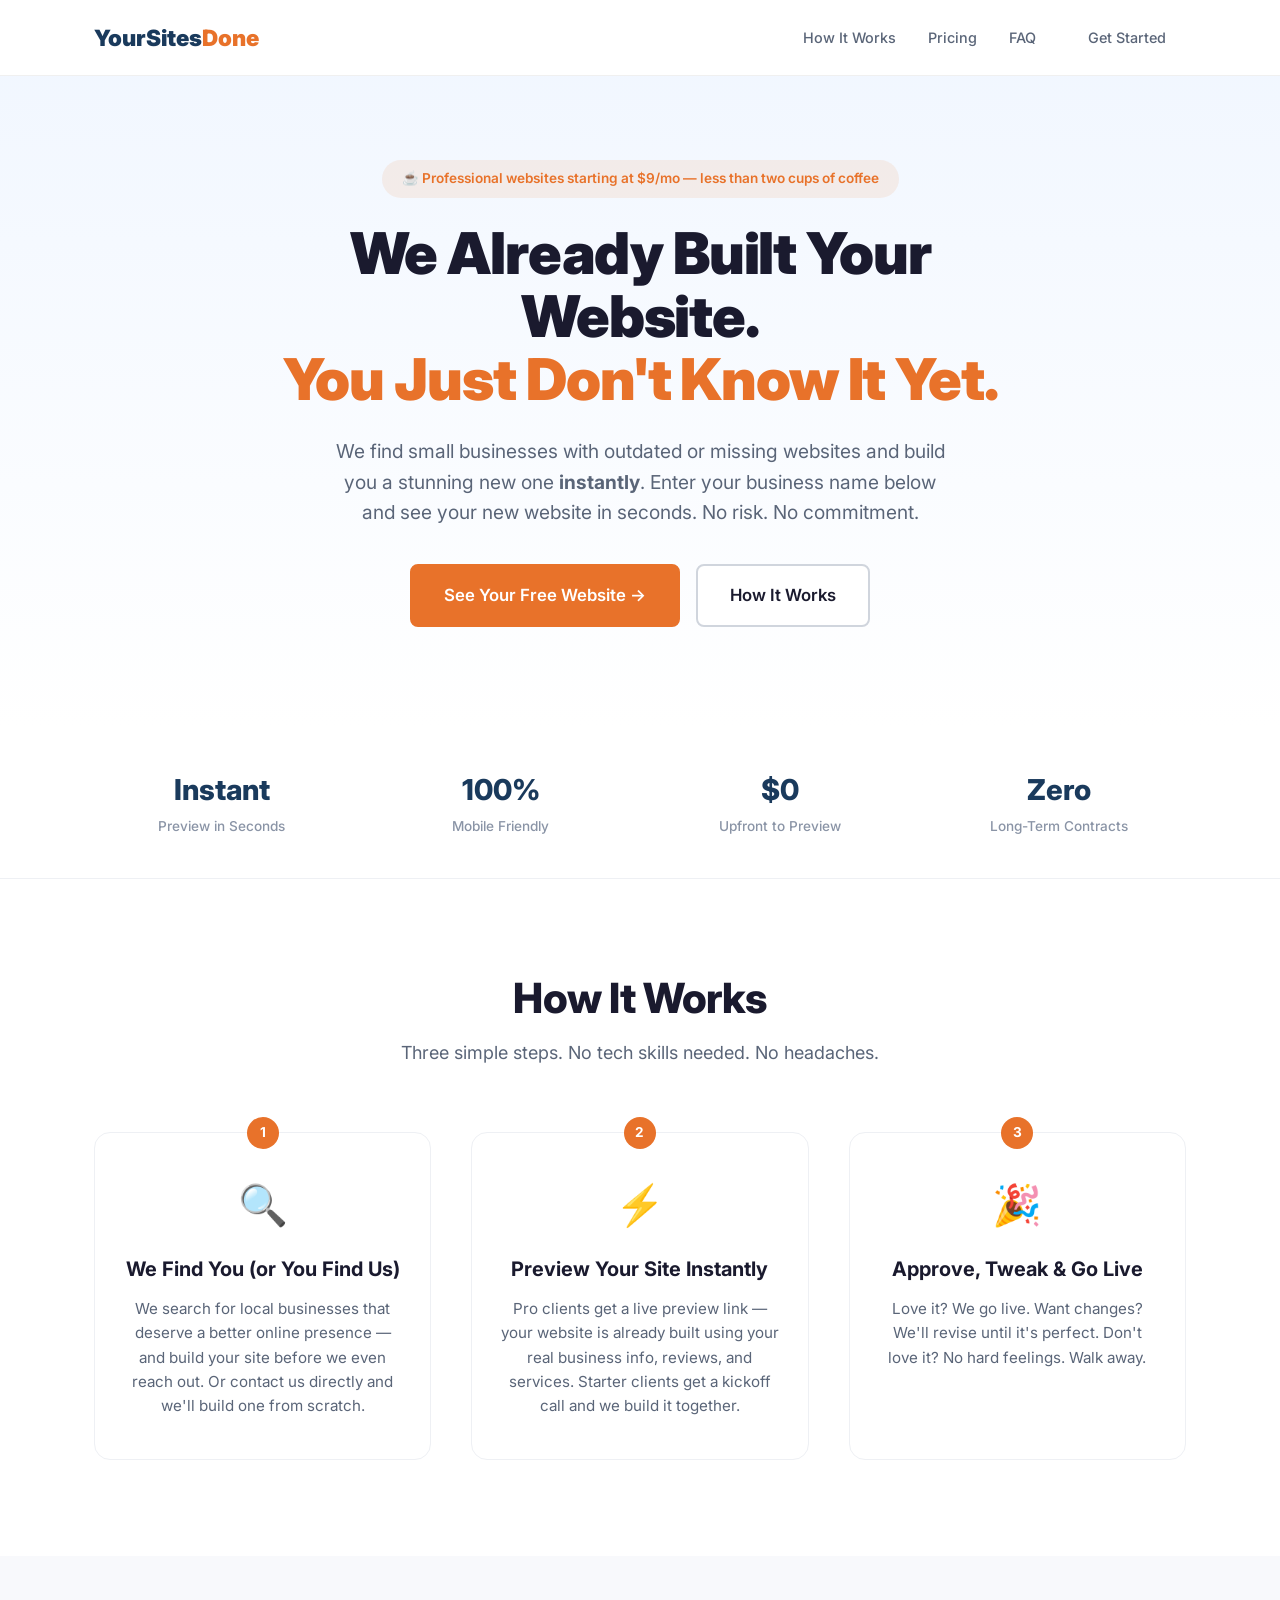
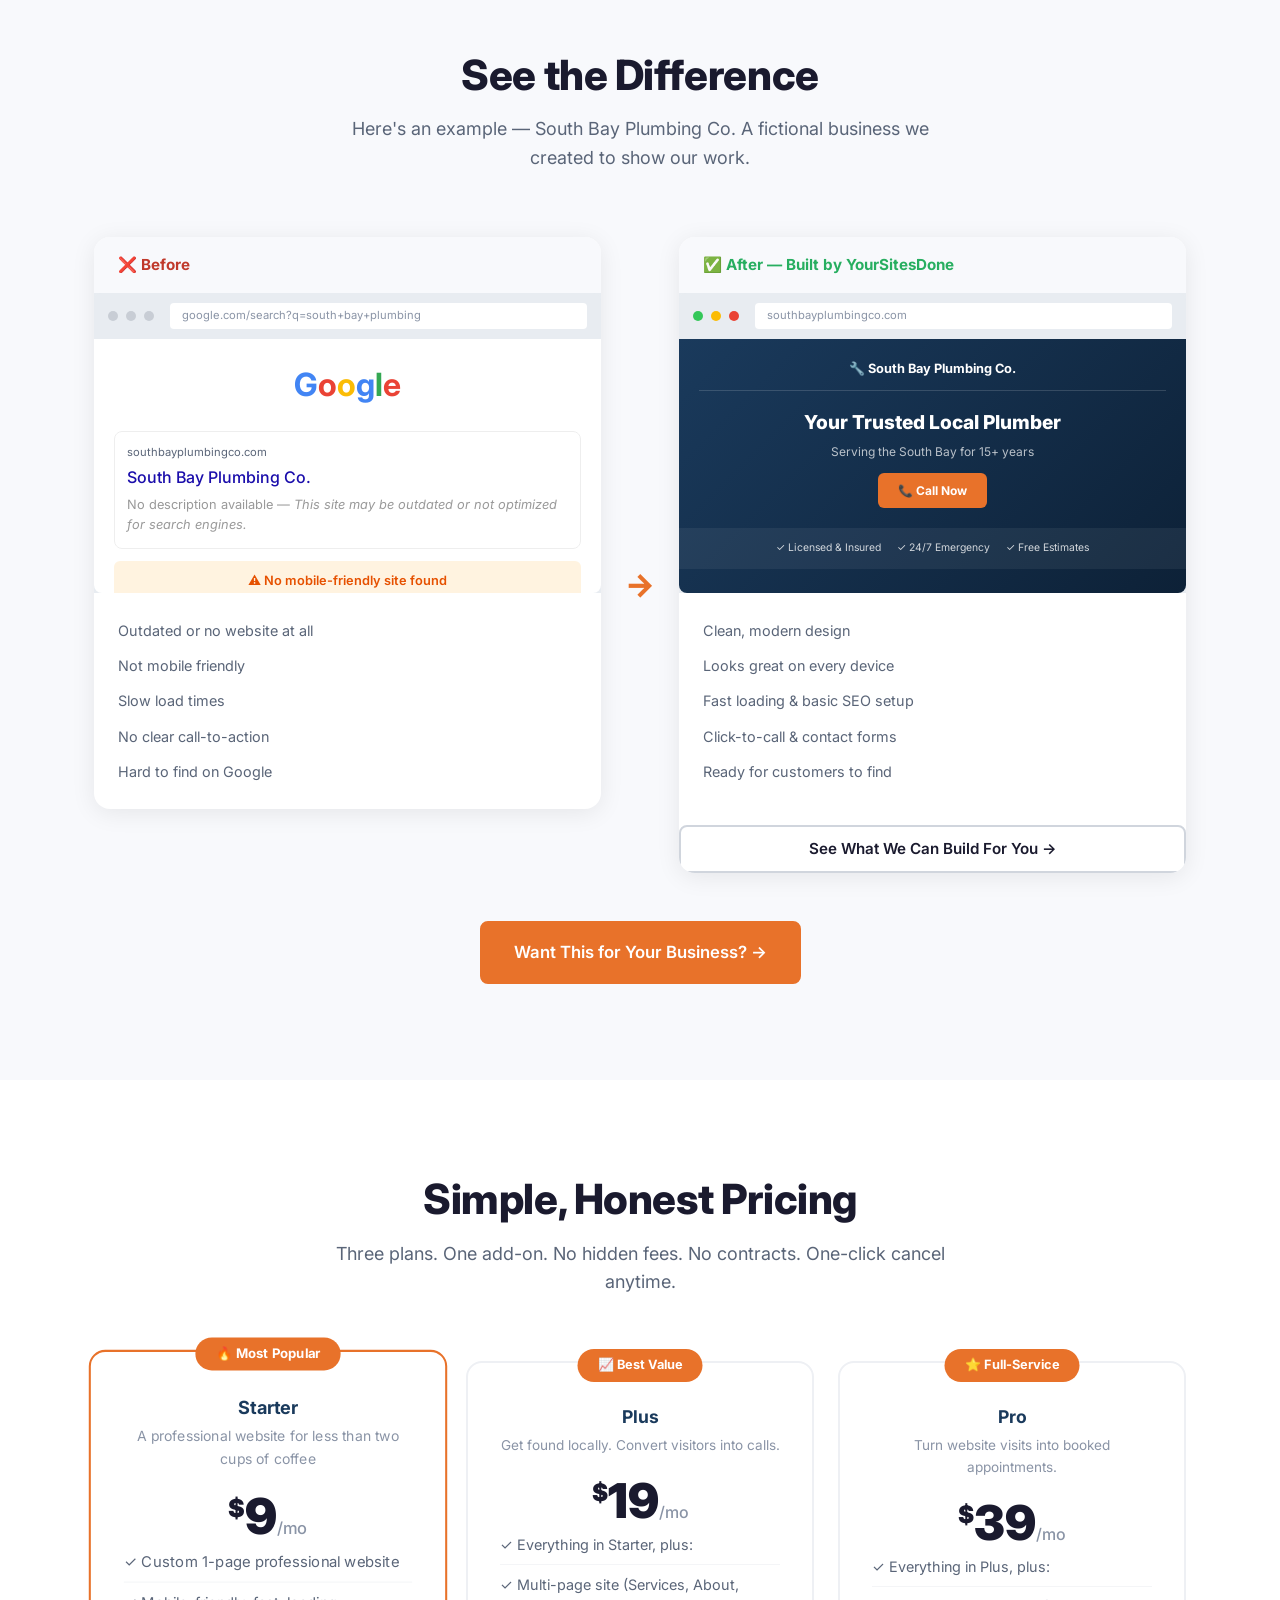
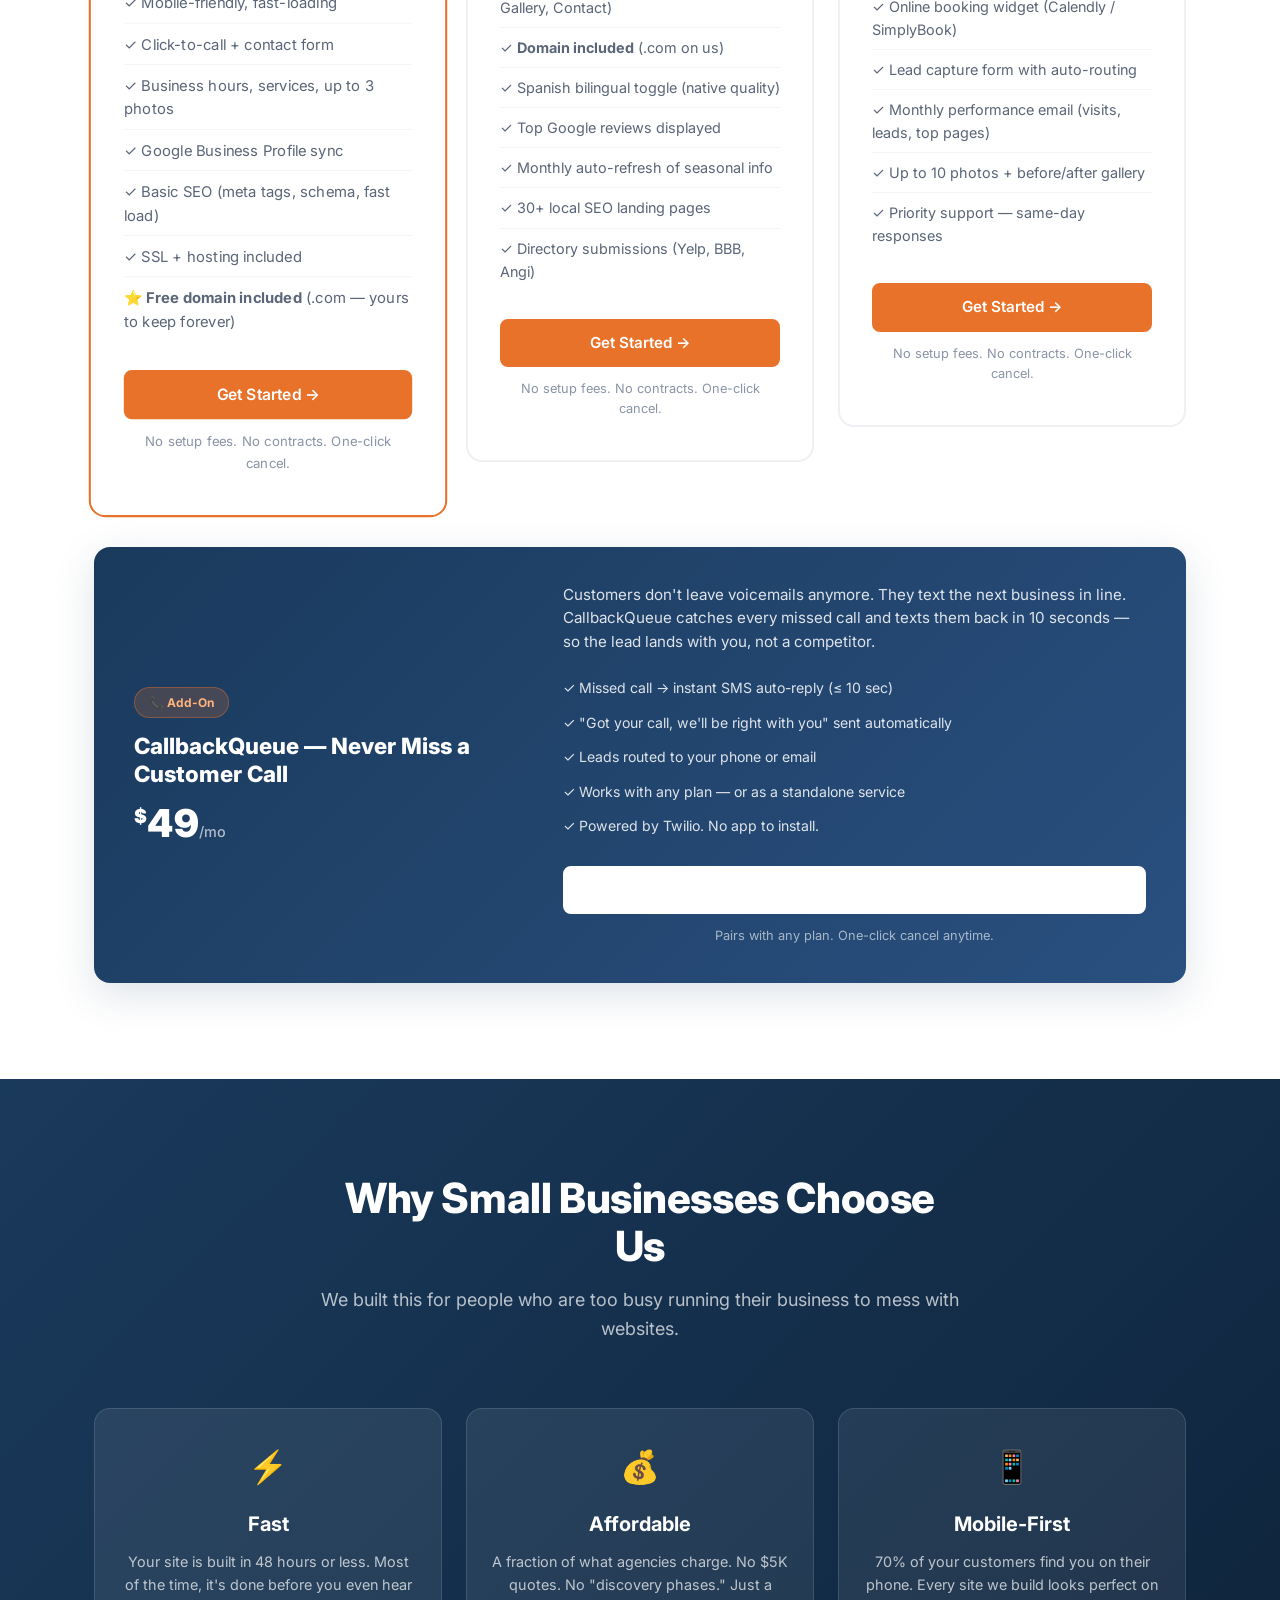
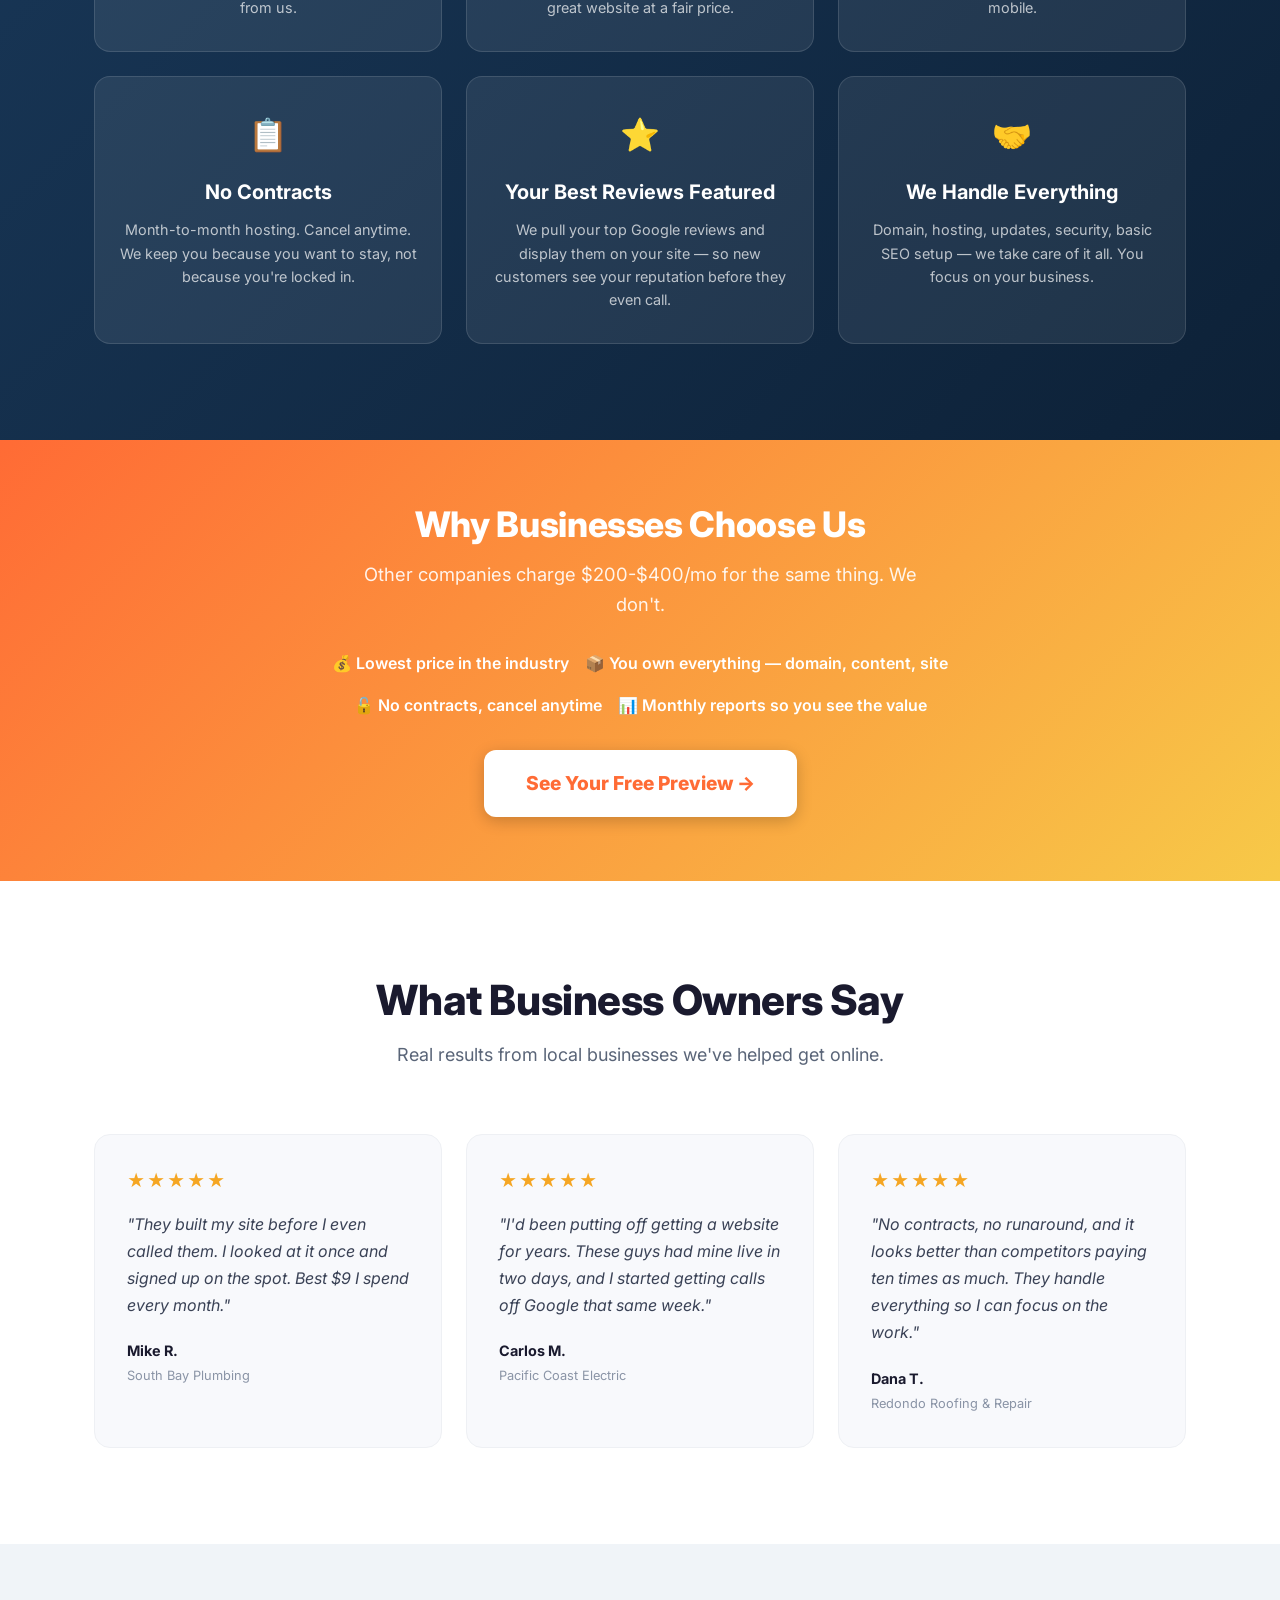
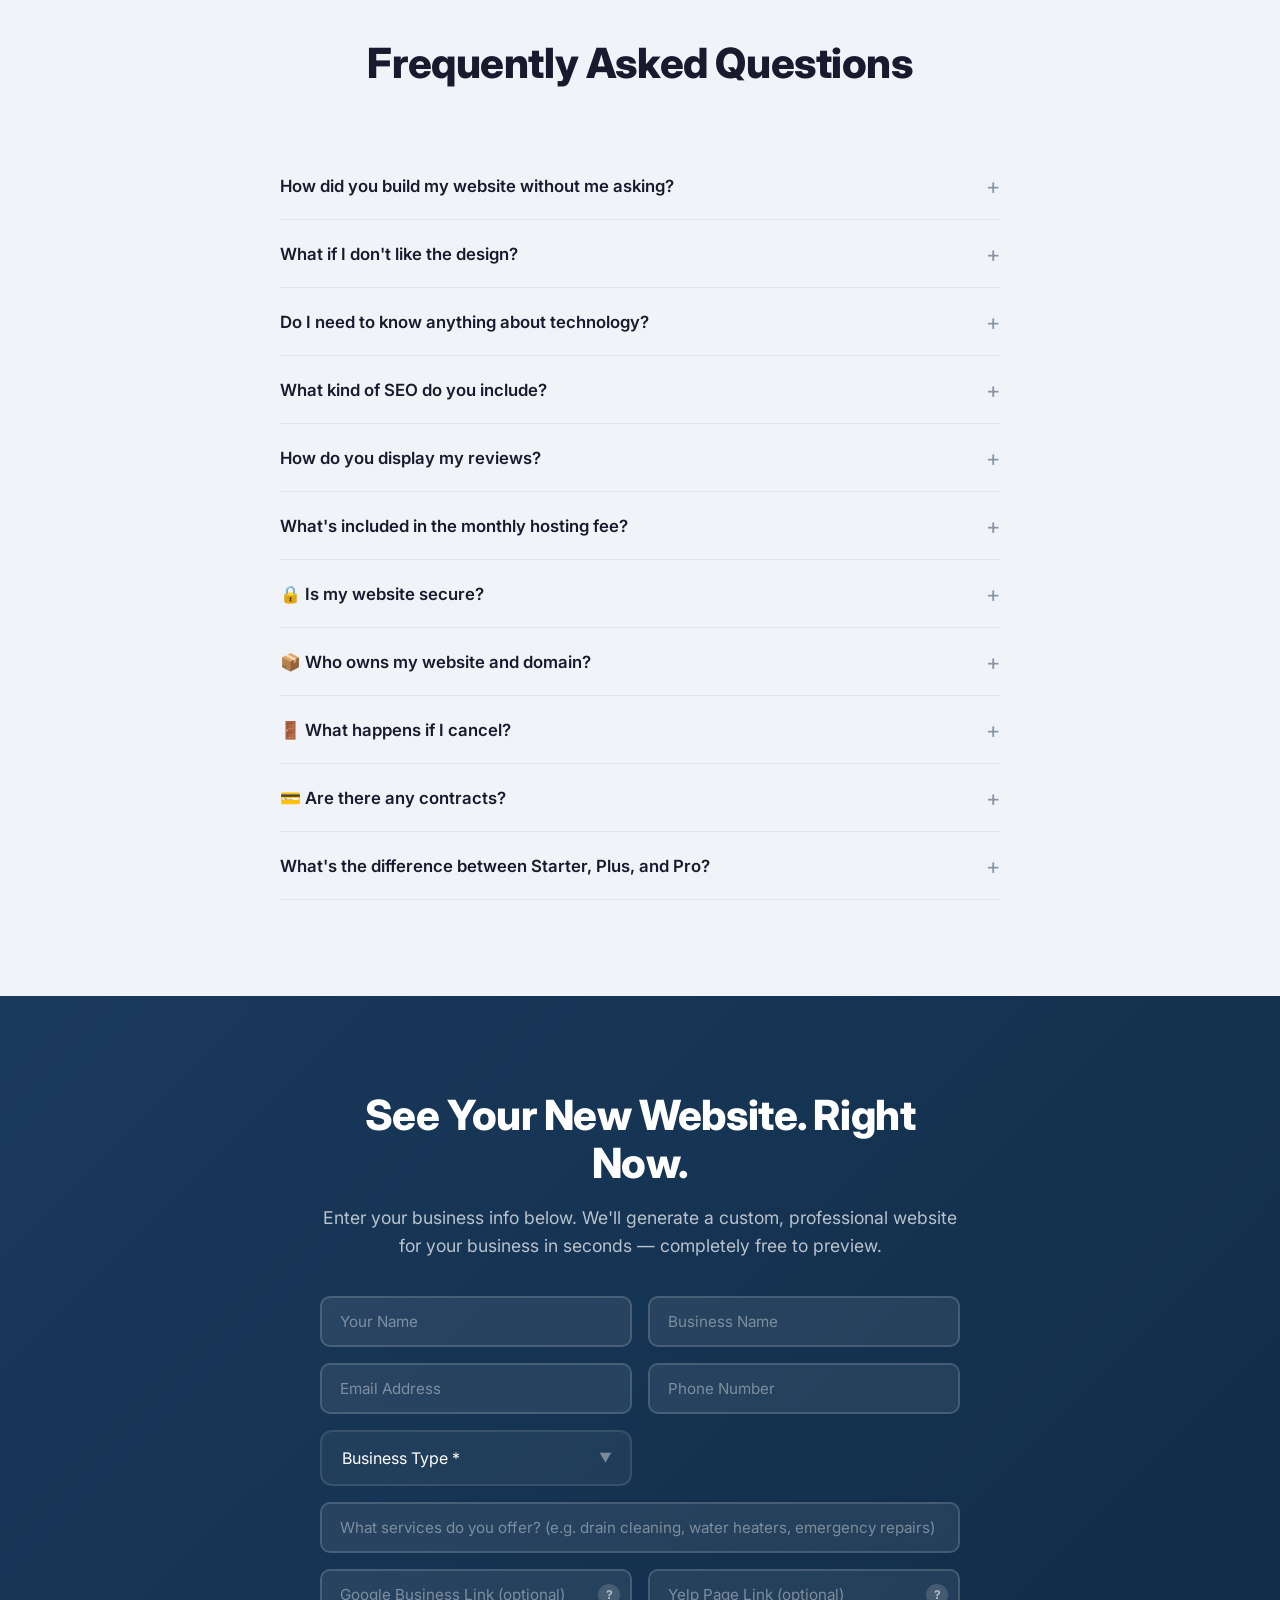
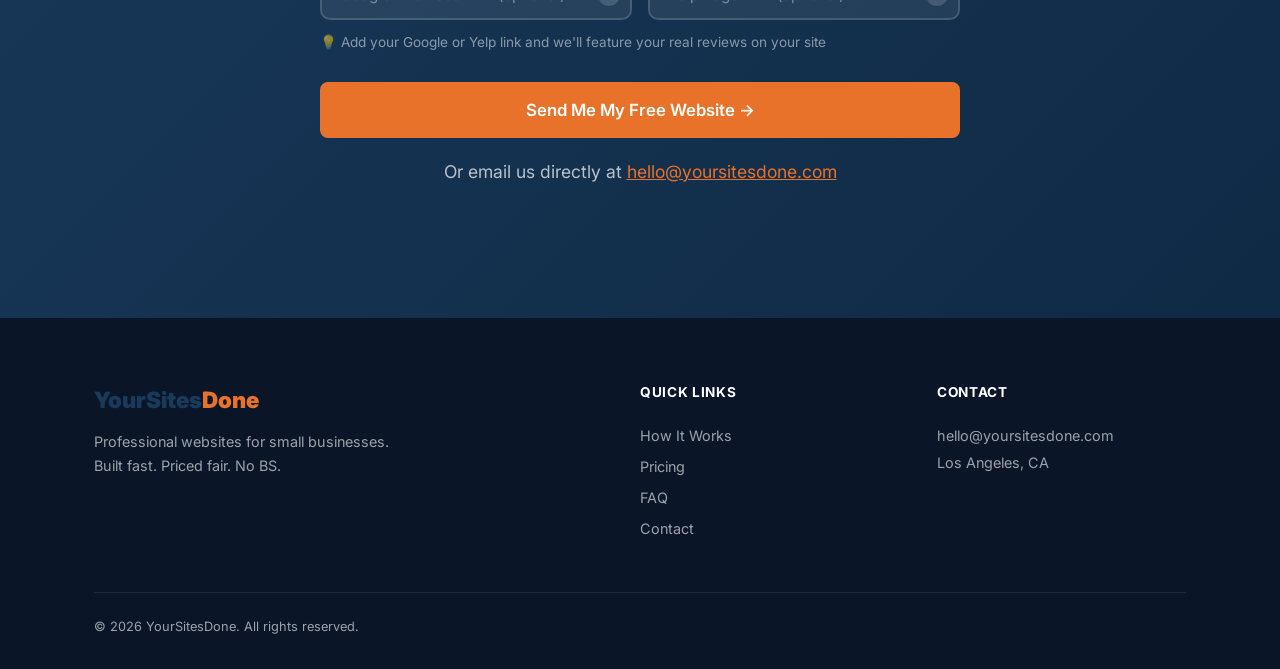
<file: index.html>
<!DOCTYPE html>
<html lang="en">
<head>
    <meta charset="UTF-8">
    <meta name="viewport" content="width=device-width, initial-scale=1.0">
    <title>YourSitesDone — We Build Websites for Small Businesses</title>
    <meta name="description" content="We find small businesses that need better websites, build them for free, and let you decide. Plans from $9/mo. No contracts.">
    <link rel="icon" type="image/png" href="favicon.png">
    <link rel="icon" type="image/x-icon" href="favicon.ico">
    <link rel="apple-touch-icon" href="apple-touch-icon.png">
    <link rel="preconnect" href="https://fonts.googleapis.com">
    <link rel="preconnect" href="https://fonts.gstatic.com" crossorigin>
    <link href="https://fonts.googleapis.com/css2?family=Inter:wght@400;500;600;700;800;900&display=swap" rel="stylesheet">
    <link rel="stylesheet" href="style.css">
</head>
<body>
    <!-- Nav -->
    <nav class="nav">
        <div class="container nav-inner">
            <a href="#" class="logo">YourSites<span>Done</span></a>
            <div class="nav-links">
                <a href="#how-it-works">How It Works</a>
                <a href="#pricing">Pricing</a>
                <a href="#faq">FAQ</a>
                <a href="#contact" class="btn btn-sm">Get Started</a>
            </div>
            <button class="mobile-toggle" aria-label="Menu">
                <span></span><span></span><span></span>
            </button>
        </div>
    </nav>

    <!-- Hero -->
    <section class="hero">
        <div class="container">
            <div class="hero-content">
                <div class="badge">☕ Professional websites starting at $9/mo — less than two cups of coffee</div>
                <h1>We Already Built Your Website.<br><span class="highlight">You Just Don't Know It Yet.</span></h1>
                <p class="hero-sub">We find small businesses with outdated or missing websites and build you a stunning new one <strong>instantly</strong>. Enter your business name below and see your new website in seconds. No risk. No commitment.</p>
                <div class="hero-ctas">
                    <a href="#contact" class="btn btn-primary btn-lg">See Your Free Website →</a>
                    <a href="#how-it-works" class="btn btn-outline btn-lg">How It Works</a>
                </div>
                <!-- pricing note moved to pricing section -->
            </div>
        </div>
    </section>

    <!-- Social Proof Bar -->
    <section class="proof-bar">
        <div class="container">
            <div class="proof-items">
                <div class="proof-item">
                    <strong>Instant</strong>
                    <span>Preview in Seconds</span>
                </div>
                <div class="proof-item">
                    <strong>100%</strong>
                    <span>Mobile Friendly</span>
                </div>
                <div class="proof-item">
                    <strong>$0</strong>
                    <span>Upfront to Preview</span>
                </div>
                <div class="proof-item">
                    <strong>Zero</strong>
                    <span>Long-Term Contracts</span>
                </div>
            </div>
        </div>
    </section>

    <!-- How It Works -->
    <section id="how-it-works" class="section">
        <div class="container">
            <div class="section-header">
                <h2>How It Works</h2>
                <p>Three simple steps. No tech skills needed. No headaches.</p>
            </div>
            <div class="steps">
                <div class="step">
                    <div class="step-num">1</div>
                    <div class="step-icon">🔍</div>
                    <h3>We Find You (or You Find Us)</h3>
                    <p>We search for local businesses that deserve a better online presence — and build your site before we even reach out. Or contact us directly and we'll build one from scratch.</p>
                </div>
                <div class="step">
                    <div class="step-num">2</div>
                    <div class="step-icon">⚡</div>
                    <h3>Preview Your Site Instantly</h3>
                    <p>Pro clients get a live preview link — your website is already built using your real business info, reviews, and services. Starter clients get a kickoff call and we build it together.</p>
                </div>
                <div class="step">
                    <div class="step-num">3</div>
                    <div class="step-icon">🎉</div>
                    <h3>Approve, Tweak & Go Live</h3>
                    <p>Love it? We go live. Want changes? We'll revise until it's perfect. Don't love it? No hard feelings. Walk away.</p>
                </div>
            </div>
        </div>
    </section>

    <!-- Before / After -->
    <section id="example" class="section section-dark">
        <div class="container">
            <div class="section-header">
                <h2>See the Difference</h2>
                <p>Here's an example — South Bay Plumbing Co. A fictional business we created to show our work.</p>
            </div>
            <div class="before-after">
                <div class="ba-card ba-before">
                    <div class="ba-label">❌ Before</div>
                    <div class="ba-preview">
                        <div class="ba-mock-browser">
                            <div class="mock-browser-bar">
                                <span class="mock-dot"></span><span class="mock-dot"></span><span class="mock-dot"></span>
                                <div class="mock-url">google.com/search?q=south+bay+plumbing</div>
                            </div>
                            <div class="mock-browser-body mock-google">
                                <div class="mock-google-logo">G<span style="color:#EA4335">o</span><span style="color:#FBBC05">o</span><span style="color:#4285F4">g</span><span style="color:#34A853">l</span><span style="color:#EA4335">e</span></div>
                                <div class="mock-search-result">
                                    <div class="mock-result-url">southbayplumbingco.com</div>
                                    <div class="mock-result-title">South Bay Plumbing Co.</div>
                                    <div class="mock-result-desc" style="color:#999">No description available — <em>This site may be outdated or not optimized for search engines.</em></div>
                                </div>
                                <div class="mock-no-site-box">
                                    <span>⚠️</span> No mobile-friendly site found
                                </div>
                            </div>
                        </div>
                    </div>
                    <ul class="ba-list">
                        <li>Outdated or no website at all</li>
                        <li>Not mobile friendly</li>
                        <li>Slow load times</li>
                        <li>No clear call-to-action</li>
                        <li>Hard to find on Google</li>
                    </ul>
                </div>
                <div class="ba-arrow">→</div>
                <div class="ba-card ba-after">
                    <div class="ba-label">✅ After — Built by YourSitesDone</div>
                    <div class="ba-preview">
                        <div class="ba-mock-browser">
                            <div class="mock-browser-bar">
                                <span class="mock-dot" style="background:#34C759"></span><span class="mock-dot" style="background:#FBBC05"></span><span class="mock-dot" style="background:#EA4335"></span>
                                <div class="mock-url">southbayplumbingco.com</div>
                            </div>
                            <div class="mock-browser-body mock-newsite">
                                <div class="mock-site-hero">
                                    <div class="mock-site-nav">🔧 South Bay Plumbing Co.</div>
                                    <h4>Your Trusted Local Plumber</h4>
                                    <p>Serving the South Bay for 15+ years</p>
                                    <span class="mock-site-btn">📞 Call Now</span>
                                </div>
                                <div class="mock-site-features">
                                    <span>✓ Licensed & Insured</span>
                                    <span>✓ 24/7 Emergency</span>
                                    <span>✓ Free Estimates</span>
                                </div>
                            </div>
                        </div>
                    </div>
                    <ul class="ba-list">
                        <li>Clean, modern design</li>
                        <li>Looks great on every device</li>
                        <li>Fast loading & basic SEO setup</li>
                        <li>Click-to-call & contact forms</li>
                        <li>Ready for customers to find</li>
                    </ul>
                    <a href="#contact" class="btn btn-outline btn-block" style="margin-top:1rem">See What We Can Build For You →</a>
                </div>
            </div>
            <div class="ba-cta">
                <a href="#contact" class="btn btn-primary btn-lg">Want This for Your Business? →</a>
            </div>
        </div>
    </section>

    <!-- Pricing -->
    <section id="pricing" class="section">
        <div class="container">
            <div class="section-header">
                <h2>Simple, Honest Pricing</h2>
                <p>Three plans. One add-on. No hidden fees. No contracts. One-click cancel anytime.</p>
            </div>
            <div class="pricing-grid">
                <div class="price-card featured">
                    <div class="price-badge">🔥 Most Popular</div>
                    <div class="price-tier">Starter</div>
                    <div class="price-desc">A professional website for less than two cups of coffee</div>
                    <div class="price-amount"><span class="dollar">$</span>9<span class="once">/mo</span></div>
                    <ul class="price-features">
                        <li>✓ Custom 1-page professional website</li>
                        <li>✓ Mobile-friendly, fast-loading</li>
                        <li>✓ Click-to-call + contact form</li>
                        <li>✓ Business hours, services, up to 3 photos</li>
                        <li>✓ Google Business Profile sync</li>
                        <li>✓ Basic SEO (meta tags, schema, fast load)</li>
                        <li>✓ SSL + hosting included</li>
                        <li>⭐ <strong>Free domain included</strong> (.com — yours to keep forever)</li>
                    </ul>
                    <a href="https://buy.stripe.com/fZudR1eDng9h3D1fwA5Ne09" class="btn btn-primary btn-block" data-plan="starter">Get Started →</a>
                    <p class="price-note">No setup fees. No contracts. One-click cancel.</p>
                </div>
                <div class="price-card">
                    <div class="price-badge">📈 Best Value</div>
                    <div class="price-tier">Plus</div>
                    <div class="price-desc">Get found locally. Convert visitors into calls.</div>
                    <div class="price-amount"><span class="dollar">$</span>19<span class="once">/mo</span></div>
                    <ul class="price-features">
                        <li>✓ Everything in Starter, plus:</li>
                        <li>✓ Multi-page site (Services, About, Gallery, Contact)</li>
                        <li>✓ <strong>Domain included</strong> (.com on us)</li>
                        <li>✓ Spanish bilingual toggle (native quality)</li>
                        <li>✓ Top Google reviews displayed</li>
                        <li>✓ Monthly auto-refresh of seasonal info</li>
                        <li>✓ 30+ local SEO landing pages</li>
                        <li>✓ Directory submissions (Yelp, BBB, Angi)</li>
                    </ul>
                    <a href="#contact" class="btn btn-primary btn-block" data-plan="plus">Get Started →</a>
                    <p class="price-note">No setup fees. No contracts. One-click cancel.</p>
                </div>
                <div class="price-card">
                    <div class="price-badge">⭐ Full-Service</div>
                    <div class="price-tier">Pro</div>
                    <div class="price-desc">Turn website visits into booked appointments.</div>
                    <div class="price-amount"><span class="dollar">$</span>39<span class="once">/mo</span></div>
                    <ul class="price-features">
                        <li>✓ Everything in Plus, plus:</li>
                        <li>✓ Online booking widget (Calendly / SimplyBook)</li>
                        <li>✓ Lead capture form with auto-routing</li>
                        <li>✓ Monthly performance email (visits, leads, top pages)</li>
                        <li>✓ Up to 10 photos + before/after gallery</li>
                        <li>✓ Priority support — same-day responses</li>
                    </ul>
                    <a href="#contact" class="btn btn-primary btn-block" data-plan="pro">Get Started →</a>
                    <p class="price-note">No setup fees. No contracts. One-click cancel.</p>
                </div>
            </div>

            <!-- Add-on: CallbackQueue -->
            <div class="addon-card">
                <div class="addon-header">
                    <div class="addon-badge">📞 Add-On</div>
                    <div class="addon-title">CallbackQueue — Never Miss a Customer Call</div>
                    <div class="addon-amount"><span class="dollar">$</span>49<span class="once">/mo</span></div>
                </div>
                <div class="addon-body">
                    <p class="addon-desc">Customers don't leave voicemails anymore. They text the next business in line. CallbackQueue catches every missed call and texts them back in 10 seconds — so the lead lands with you, not a competitor.</p>
                    <ul class="addon-features">
                        <li>✓ Missed call → instant SMS auto-reply (≤ 10 sec)</li>
                        <li>✓ "Got your call, we'll be right with you" sent automatically</li>
                        <li>✓ Leads routed to your phone or email</li>
                        <li>✓ Works with any plan — or as a standalone service</li>
                        <li>✓ Powered by Twilio. No app to install.</li>
                    </ul>
                    <a href="#contact" class="btn btn-outline btn-block" data-plan="callbackqueue">Add CallbackQueue →</a>
                    <p class="price-note">Pairs with any plan. One-click cancel anytime.</p>
                </div>
            </div>
        </div>
    </section>

    <!-- Why Us -->
    <section class="section section-blue">
        <div class="container">
            <div class="section-header light">
                <h2>Why Small Businesses Choose Us</h2>
                <p>We built this for people who are too busy running their business to mess with websites.</p>
            </div>
            <div class="why-grid">
                <div class="why-card">
                    <div class="why-icon">⚡</div>
                    <h3>Fast</h3>
                    <p>Your site is built in 48 hours or less. Most of the time, it's done before you even hear from us.</p>
                </div>
                <div class="why-card">
                    <div class="why-icon">💰</div>
                    <h3>Affordable</h3>
                    <p>A fraction of what agencies charge. No $5K quotes. No "discovery phases." Just a great website at a fair price.</p>
                </div>
                <div class="why-card">
                    <div class="why-icon">📱</div>
                    <h3>Mobile-First</h3>
                    <p>70% of your customers find you on their phone. Every site we build looks perfect on mobile.</p>
                </div>
                <div class="why-card">
                    <div class="why-icon">📋</div>
                    <h3>No Contracts</h3>
                    <p>Month-to-month hosting. Cancel anytime. We keep you because you want to stay, not because you're locked in.</p>
                </div>
                <div class="why-card">
                    <div class="why-icon">⭐</div>
                    <h3>Your Best Reviews Featured</h3>
                    <p>We pull your top Google reviews and display them on your site — so new customers see your reputation before they even call.</p>
                </div>
                <div class="why-card">
                    <div class="why-icon">🤝</div>
                    <h3>We Handle Everything</h3>
                    <p>Domain, hosting, updates, security, basic SEO setup — we take care of it all. You focus on your business.</p>
                </div>
            </div>
        </div>
    </section>

    <!-- Why YSD -->
    <section class="section section-cta" id="why-ysd" style="background: linear-gradient(135deg, #ff6b35 0%, #f7c948 100%); padding: 4rem 0;">
        <div class="container">
            <div style="text-align:center; max-width: 800px; margin: 0 auto;">
                <h2 style="color: #fff; font-size: 2.2rem; margin-bottom: 1rem;">Why Businesses Choose Us</h2>
                <p style="color: rgba(255,255,255,0.9); font-size: 1.15rem; max-width: 600px; margin: 0 auto 2rem;">Other companies charge $200-$400/mo for the same thing. We don't.</p>

                <ul style="list-style: none; padding: 0; display: flex; flex-wrap: wrap; justify-content: center; gap: 1rem; margin-bottom: 2rem;">
                    <li style="color: #fff; font-weight: 600; font-size: 1rem;">💰 Lowest price in the industry</li>
                    <li style="color: #fff; font-weight: 600; font-size: 1rem;">📦 You own everything — domain, content, site</li>
                    <li style="color: #fff; font-weight: 600; font-size: 1rem;">🔓 No contracts, cancel anytime</li>
                    <li style="color: #fff; font-weight: 600; font-size: 1rem;">📊 Monthly reports so you see the value</li>
                </ul>

                <a href="#contact" class="btn btn-lg" style="background: #fff; color: #ff6b35; font-weight: 800; font-size: 1.2rem; padding: 1rem 2.5rem; border-radius: 12px; text-decoration: none; display: inline-block; box-shadow: 0 4px 16px rgba(0,0,0,0.2);">See Your Free Preview →</a>
            </div>
        </div>
    </section>

    <!-- Testimonials -->
    <section class="section">
        <div class="container">
            <div class="section-header">
                <h2>What Business Owners Say</h2>
                <p>Real results from local businesses we've helped get online.</p>
            </div>
            <div class="testimonials">
                <div class="testimonial">
                    <div class="stars">★★★★★</div>
                    <p>"They built my site before I even called them. I looked at it once and signed up on the spot. Best $9 I spend every month."</p>
                    <div class="testimonial-author">
                        <strong>Mike R.</strong>
                        <span>South Bay Plumbing</span>
                    </div>
                </div>
                <div class="testimonial">
                    <div class="stars">★★★★★</div>
                    <p>"I'd been putting off getting a website for years. These guys had mine live in two days, and I started getting calls off Google that same week."</p>
                    <div class="testimonial-author">
                        <strong>Carlos M.</strong>
                        <span>Pacific Coast Electric</span>
                    </div>
                </div>
                <div class="testimonial">
                    <div class="stars">★★★★★</div>
                    <p>"No contracts, no runaround, and it looks better than competitors paying ten times as much. They handle everything so I can focus on the work."</p>
                    <div class="testimonial-author">
                        <strong>Dana T.</strong>
                        <span>Redondo Roofing &amp; Repair</span>
                    </div>
                </div>
            </div>
        </div>
    </section>

    <!-- FAQ -->
    <section id="faq" class="section section-light">
        <div class="container">
            <div class="section-header">
                <h2>Frequently Asked Questions</h2>
            </div>
            <div class="faq-list">
                <div class="faq-item">
                    <button class="faq-q">How did you build my website without me asking?</button>
                    <div class="faq-a">
                        <p>We use publicly available information — your business name, address, phone number, services, and photos — to build a professional site. Think of it as a free sample. If you love it, it's yours. If not, no worries.</p>
                    </div>
                </div>
                <div class="faq-item">
                    <button class="faq-q">What if I don't like the design?</button>
                    <div class="faq-a">
                        <p>We'll revise it until you're happy. Every plan includes revisions before you go live. We want you to love your site.</p>
                    </div>
                </div>
                <div class="faq-item">
                    <button class="faq-q">Do I need to know anything about technology?</button>
                    <div class="faq-a">
                        <p>Nope. We handle absolutely everything — domain, hosting, email, updates, security. You just tell us if you want to change anything and we do it.</p>
                    </div>
                </div>
                <div class="faq-item">
                    <button class="faq-q">What kind of SEO do you include?</button>
                    <div class="faq-a">
                        <p>We set up the fundamentals: proper meta tags, mobile-friendly design, fast load times, and Google Business profile optimization. This gives you a solid foundation to be found locally. We don't run ongoing SEO campaigns — but for most small businesses, getting the basics right makes a huge difference.</p>
                    </div>
                </div>
                <div class="faq-item">
                    <button class="faq-q">How do you display my reviews?</button>
                    <div class="faq-a">
                        <p>We pull your best Google reviews and feature them right on your website. Starter plan auto-displays your top 5-star reviews. Pro plan lets you hand-pick exactly which reviews to show.</p>
                    </div>
                </div>
                <div class="faq-item">
                    <button class="faq-q">What's included in the monthly hosting fee?</button>
                    <div class="faq-a">
                        <p>Hosting, SSL security certificate, uptime monitoring, backups, basic content updates, and ongoing support. Everything you need to keep your site running smoothly.</p>
                    </div>
                </div>
                <div class="faq-item">
                    <button class="faq-q">🔒 Is my website secure?</button>
                    <div class="faq-a">
                        <p>Yes. Every site includes SSL encryption (the padlock in your browser) and is hosted on enterprise-grade infrastructure. We don't store your customers' data on the site — contact form submissions go straight to your email.</p>
                    </div>
                </div>
                <div class="faq-item">
                    <button class="faq-q">📦 Who owns my website and domain?</button>
                    <div class="faq-a">
                        <p><strong>You do.</strong> Your domain, your content, your Google Business listing — everything is in your name. If you brought your own domain, it stays yours. If we registered one for you, we transfer it to your name.</p>
                    </div>
                </div>
                <div class="faq-item">
                    <button class="faq-q">🚪 What happens if I cancel?</button>
                    <div class="faq-a">
                        <p>We export your full site files and content and hand everything over. Your domain transfers back to you. You can take it to any developer. <strong>No hostage games, no lock-in, no disappearing websites.</strong> We'd rather earn your business every month than trap you into staying.</p>
                    </div>
                </div>
                <div class="faq-item">
                    <button class="faq-q">💳 Are there any contracts?</button>
                    <div class="faq-a">
                        <p>No contracts. Month-to-month. Cancel anytime with no fees. We believe if you're paying us, it should be because we're earning it — not because you're locked in.</p>
                    </div>
                </div>
                <div class="faq-item">
                    <button class="faq-q">What's the difference between Starter, Plus, and Pro?</button>
                    <div class="faq-a">
                        <p><strong>Starter ($9/mo)</strong> — a single-page professional website with mobile design, contact form, click-to-call, business hours, up to 3 photos, Google Business Profile sync, basic SEO, and SSL hosting. Free domain included (.com — registered in your name, yours to keep even if you cancel.</p>
                        <p><strong>Plus ($19/mo)</strong> — everything in Starter, plus a multi-page site (Services, About, Gallery, Contact), domain included, Spanish bilingual toggle, top Google reviews displayed, monthly auto-refresh of seasonal info, 30+ local SEO landing pages, and directory submissions (Yelp, BBB, Angi).</p>
                        <p><strong>Pro ($39/mo)</strong> — everything in Plus, plus online booking widget (Calendly or SimplyBook), lead capture form with auto-routing, monthly performance email (visits, leads, top pages), up to 10 photos with before/after gallery, and priority same-day support.</p>
                        <p><strong>CallbackQueue ($49/mo, optional add-on)</strong> — a separate service that catches missed calls and texts customers back in 10 seconds. Pairs with any plan or works standalone.</p>
                    </div>
                </div>
            </div>
        </div>
    </section>

    <!-- CTA -->
    <section id="contact" class="section section-cta">
        <div class="container">
            <div class="cta-content">
                <div id="planBanner" style="display:none;background:rgba(249,115,22,0.15);border:2px solid #f97316;border-radius:12px;padding:16px 24px;margin-bottom:24px;text-align:center;">
                    <p id="planBannerText" style="font-size:1.1rem;font-weight:700;color:#f97316;margin:0;"></p>
                </div>
                <h2 id="formHeading">See Your New Website. Right Now.</h2>
                <p id="formSubheading">Enter your business info below. We'll generate a custom, professional website for your business in seconds — completely free to preview.</p>
                <form class="contact-form" id="contactForm">
                    <div class="form-row">
                        <input type="text" name="name" placeholder="Your Name" required>
                        <input type="text" name="business" placeholder="Business Name" required>
                    </div>
                    <div class="form-row">
                        <input type="email" name="email" placeholder="Email Address" required>
                        <input type="tel" name="phone" placeholder="Phone Number" required>
                    </div>
                    <div class="form-row">
                        <div style="position:relative;width:100%">
                            <select name="business_type" required style="width:100%;padding:1rem 1.25rem;border:2px solid rgba(255,255,255,0.1);border-radius:12px;background:rgba(255,255,255,0.05);color:#fff;font-size:1rem;font-family:inherit;appearance:none;-webkit-appearance:none;cursor:pointer;">
                                <option value="" disabled selected style="color:#999">Business Type *</option>
                                <option value="Auto Repair">Auto Repair / Mechanic</option>
                                <option value="Carpet Cleaning">Carpet Cleaning</option>
                                <option value="Catering">Catering</option>
                                <option value="Cleaning">Cleaning / Janitorial</option>
                                <option value="Concrete">Concrete / Masonry</option>
                                <option value="Contractor">Contractor / General</option>
                                <option value="Deck & Patio">Deck & Patio</option>
                                <option value="Demolition">Demolition</option>
                                <option value="Drywall">Drywall</option>
                                <option value="Electrical">Electrical</option>
                                <option value="Fencing">Fencing</option>
                                <option value="Flooring">Flooring</option>
                                <option value="Garage Door">Garage Door</option>
                                <option value="Glass & Window">Glass & Window</option>
                                <option value="Gutter">Gutter Cleaning / Install</option>
                                <option value="Handyman">Handyman</option>
                                <option value="Hauling & Junk Removal">Hauling & Junk Removal</option>
                                <option value="HVAC">HVAC</option>
                                <option value="Insulation">Insulation</option>
                                <option value="Landscaping">Landscaping / Lawn Care</option>
                                <option value="Locksmith">Locksmith</option>
                                <option value="Moving">Moving Company</option>
                                <option value="Painting">Painting</option>
                                <option value="Pest Control">Pest Control</option>
                                <option value="Plumbing">Plumbing</option>
                                <option value="Pool Service">Pool Service</option>
                                <option value="Pressure Washing">Pressure Washing</option>
                                <option value="Remodeling">Remodeling / Renovation</option>
                                <option value="Roofing">Roofing</option>
                                <option value="Security">Security / Alarm</option>
                                <option value="Solar">Solar</option>
                                <option value="Tree Service">Tree Service</option>
                                <option value="Towing">Towing</option>
                                <option value="Welding">Welding</option>
                                <option value="Window Tinting">Window Tinting</option>
                                <option value="Auto Body">Auto Body / Detail</option>
                                <option value="Barber / Hair Salon">Barber / Hair Salon</option>
                                <option value="Bike Shop">Bike Shop</option>
                                <option value="Cafe / Coffee Shop">Café / Coffee Shop</option>
                                <option value="Convenience / Liquor">Convenience / Liquor Store</option>
                                <option value="Dry Cleaner / Laundry">Dry Cleaner / Laundry</option>
                                <option value="Fitness / Yoga / Gym">Fitness / Yoga / Gym</option>
                                <option value="Florist">Florist</option>
                                <option value="Hobby / Game Store">Hobby / Game / Comic Store</option>
                                <option value="Nail Salon">Nail Salon</option>
                                <option value="Pet Groomer / Pet Store">Pet Groomer / Pet Store</option>
                                <option value="Photography Studio">Photography / Videography</option>
                                <option value="Restaurant / Bakery">Restaurant / Bakery</option>
                                <option value="Retail / Boutique">Retail / Boutique</option>
                                <option value="Tailor / Alterations">Tailor / Alterations</option>
                                <option value="Tattoo / Piercing">Tattoo / Piercing</option>
                                <option value="Trading Cards / Collectibles">Trading Cards / Collectibles</option>
                                <option value="Tutor / Music Lessons">Tutor / Music Lessons</option>
                                <option value="Other">Other</option>
                            </select>
                            <span style="position:absolute;right:1.25rem;top:50%;transform:translateY(-50%);color:rgba(255,255,255,0.4);pointer-events:none;font-size:0.8rem;">▼</span>
                        </div>
                        <input type="text" name="business_type_other" id="businessTypeOther" placeholder="What type of business?" style="display:none;">
                    </div>
                    <input type="text" name="services" placeholder="What services do you offer? (e.g. drain cleaning, water heaters, emergency repairs)" required>
                    <div class="form-row">
                        <div style="position:relative;width:100%">
                            <input type="url" name="google_link" placeholder="Google Business Link (optional)">
                            <span class="form-tooltip" tabindex="0" aria-label="How to find your Google Business link">?
                                <span class="form-tooltip-text">Search your business name on Google → Click your listing → Click "Share" → Copy the link. It usually looks like google.com/maps/place/...</span>
                            </span>
                        </div>
                        <div style="position:relative;width:100%">
                            <input type="url" name="yelp_link" placeholder="Yelp Page Link (optional)">
                            <span class="form-tooltip" tabindex="0" aria-label="How to find your Yelp link">?
                                <span class="form-tooltip-text">Go to yelp.com → Search your business name → Click on your page → Copy the URL from your browser's address bar.</span>
                            </span>
                        </div>
                    </div>
                    <p style="color:rgba(255,255,255,0.5);font-size:0.85rem;margin:-0.25rem 0 0.75rem;text-align:left;">💡 Add your Google or Yelp link and we'll feature your real reviews on your site</p>
                    <div style="position:absolute;left:-9999px;top:-9999px;">
                        <input type="text" name="website_url" tabindex="-1" autocomplete="off">
                    </div>
                    <input type="hidden" name="_template" value="box">
                    <input type="hidden" name="_captcha" value="false">
                    <button type="submit" class="btn btn-primary btn-lg btn-block">Send Me My Free Website →</button>
                </form>
                <p class="form-note">Or email us directly at <a href="mailto:hello@yoursitesdone.com">hello@yoursitesdone.com</a></p>
            </div>
        </div>
    </section>

    <!-- Footer -->
    <footer class="footer">
        <div class="container">
            <div class="footer-inner">
                <div class="footer-brand">
                    <a href="#" class="logo">YourSites<span>Done</span></a>
                    <p>Professional websites for small businesses.<br>Built fast. Priced fair. No BS.</p>
                </div>
                <div class="footer-links">
                    <h4>Quick Links</h4>
                    <a href="#how-it-works">How It Works</a>
                    <a href="#pricing">Pricing</a>
                    <a href="#faq">FAQ</a>
                    <a href="#contact">Contact</a>
                </div>
                <div class="footer-links">
                    <h4>Contact</h4>
                    <a href="mailto:hello@yoursitesdone.com">hello@yoursitesdone.com</a>
                    <p>Los Angeles, CA</p>
                </div>
            </div>
            <div class="footer-bottom">
                <p>&copy; 2026 YourSitesDone. All rights reserved.</p>
            </div>
        </div>
    </footer>

    <script src="script.js"></script>
</body>
</html>
</file>
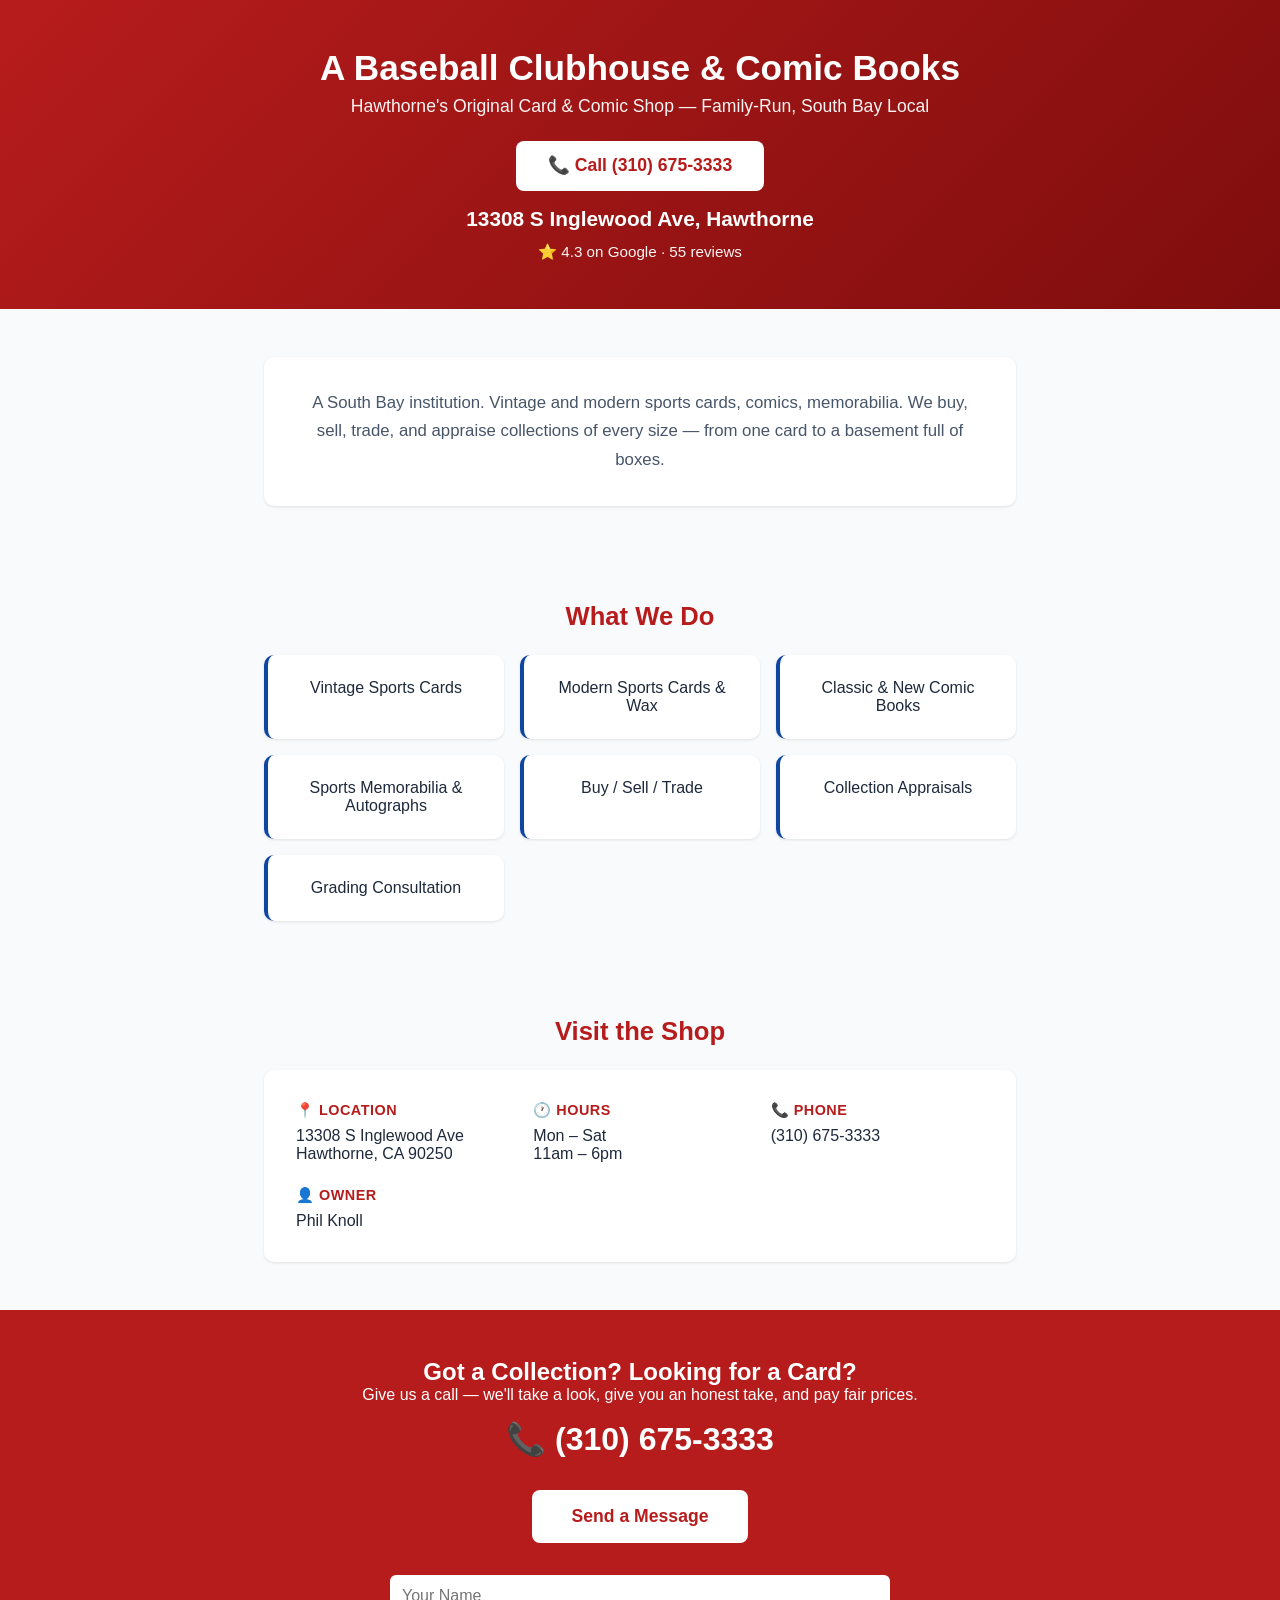
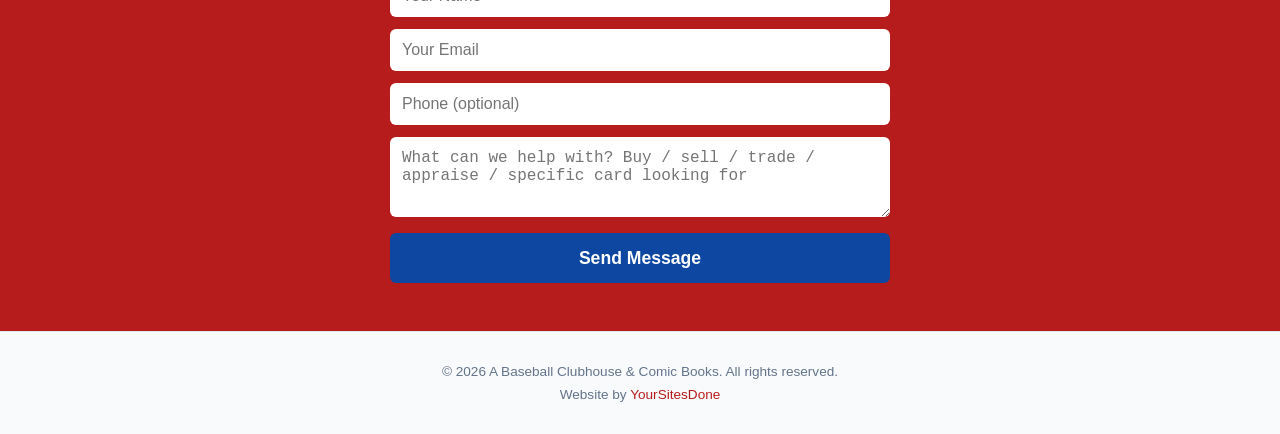
<file: sites/baseball-clubhouse/index.html>
<!DOCTYPE html>
<html lang="en">
<head>
    <meta charset="UTF-8">
    <meta name="viewport" content="width=device-width, initial-scale=1.0">
    <title>A Baseball Clubhouse & Comic Books — Hawthorne's Original Card & Comic Shop</title>
    <meta name="description" content="A Baseball Clubhouse & Comic Books in Hawthorne, CA. Family-run since the South Bay's card-shop heyday. Vintage and modern sports cards, comics, memorabilia, buy/sell/trade. Call (310) 675-3333.">
    <style>
        :root {
            --primary: #B71C1C;
            --accent: #0D47A1;
            --text: #1e293b;
            --bg: #f8fafc;
            --card: #ffffff;
        }
        * { margin: 0; padding: 0; box-sizing: border-box; }
        body { font-family: -apple-system, BlinkMacSystemFont, 'Segoe UI', sans-serif; color: var(--text); background: var(--bg); }

        /* Hero */
        .hero {
            background: linear-gradient(135deg, var(--primary) 0%, #7f0d0d 100%);
            color: white; padding: 3rem 1.5rem; text-align: center;
        }
        .hero h1 { font-size: 2.2rem; margin-bottom: 0.5rem; }
        .hero .tagline { font-size: 1.1rem; opacity: 0.95; margin-bottom: 1.5rem; }
        .hero .cta-btn {
            display: inline-block; padding: 0.9rem 2rem; background: white;
            color: var(--primary); font-weight: 700; font-size: 1.1rem;
            border-radius: 8px; text-decoration: none; transition: transform 0.2s;
        }
        .hero .cta-btn:hover { transform: scale(1.05); }
        .hero .phone { font-size: 1.3rem; margin-top: 1rem; font-weight: 600; }
        .hero .phone a { color: white; text-decoration: none; }
        .hero .stars { margin-top: 0.75rem; font-size: 0.95rem; opacity: 0.95; }

        /* Sections */
        .section { max-width: 800px; margin: 0 auto; padding: 3rem 1.5rem; }
        .section h2 { font-size: 1.6rem; color: var(--primary); margin-bottom: 1.5rem; text-align: center; }

        /* Services */
        .services-grid { display: grid; grid-template-columns: repeat(auto-fit, minmax(220px, 1fr)); gap: 1rem; }
        .service-card {
            background: var(--card); padding: 1.25rem; border-radius: 10px;
            box-shadow: 0 1px 3px rgba(0,0,0,0.1); text-align: center;
            border-left: 4px solid var(--accent);
        }
        .service-card li { list-style: none; font-size: 1rem; padding: 0.25rem 0; }

        /* Info Bar */
        .info-bar {
            background: var(--card); padding: 2rem; border-radius: 10px;
            box-shadow: 0 1px 3px rgba(0,0,0,0.1);
            display: grid; grid-template-columns: repeat(auto-fit, minmax(200px, 1fr)); gap: 1.5rem;
        }
        .info-item h3 { color: var(--primary); font-size: 0.9rem; text-transform: uppercase; margin-bottom: 0.5rem; letter-spacing: 0.5px; }
        .info-item p, .info-item a { font-size: 1rem; color: var(--text); text-decoration: none; }
        .info-item a:hover { color: var(--accent); }

        /* About strip */
        .about-strip {
            background: var(--card); border-radius: 10px; padding: 2rem;
            box-shadow: 0 1px 3px rgba(0,0,0,0.1); text-align: center;
        }
        .about-strip p { font-size: 1.05rem; color: #475569; line-height: 1.7; }

        /* Contact */
        .contact-section { background: var(--primary); color: white; padding: 3rem 1.5rem; text-align: center; }
        .contact-section h2 { color: white; }
        .contact-section .phone-big { font-size: 2rem; font-weight: 700; margin: 1rem 0; }
        .contact-section .phone-big a { color: white; text-decoration: none; }
        .contact-section .cta-btn {
            display: inline-block; padding: 1rem 2.5rem; background: white;
            color: var(--primary); font-weight: 700; font-size: 1.1rem;
            border-radius: 8px; text-decoration: none; margin-top: 1rem;
        }

        /* Contact Form */
        .form-container { max-width: 500px; margin: 2rem auto 0; text-align: left; }
        .form-container input, .form-container textarea {
            width: 100%; padding: 0.75rem; border: none; border-radius: 6px;
            margin-bottom: 0.75rem; font-size: 1rem;
        }
        .form-container textarea { min-height: 80px; resize: vertical; }
        .form-container button {
            width: 100%; padding: 0.9rem; background: var(--accent); color: white;
            border: none; border-radius: 6px; font-size: 1.1rem; font-weight: 600; cursor: pointer;
        }

        /* Footer */
        footer {
            text-align: center; padding: 2rem; color: #64748b; font-size: 0.85rem;
            border-top: 1px solid #e2e8f0;
        }
        footer a { color: var(--primary); text-decoration: none; }

        @media (max-width: 640px) {
            .hero h1 { font-size: 1.6rem; }
            .contact-section .phone-big { font-size: 1.5rem; }
        }
    </style>
</head>
<body>
    <!-- Hero -->
    <section class="hero">
        <h1>A Baseball Clubhouse & Comic Books</h1>
        <p class="tagline">Hawthorne's Original Card & Comic Shop — Family-Run, South Bay Local</p>
        <a href="tel:+13106753333" class="cta-btn">📞 Call (310) 675-3333</a>
        <p class="phone">13308 S Inglewood Ave, Hawthorne</p>
        <p class="stars">⭐ 4.3 on Google · 55 reviews</p>
    </section>

    <!-- About strip -->
    <section class="section">
        <div class="about-strip">
            <p>A South Bay institution. Vintage and modern sports cards, comics, memorabilia. We buy, sell, trade, and appraise collections of every size — from one card to a basement full of boxes.</p>
        </div>
    </section>

    <!-- Services -->
    <section class="section">
        <h2>What We Do</h2>
        <div class="services-grid">
            <div class="service-card"><li>Vintage Sports Cards</li></div>
            <div class="service-card"><li>Modern Sports Cards & Wax</li></div>
            <div class="service-card"><li>Classic & New Comic Books</li></div>
            <div class="service-card"><li>Sports Memorabilia & Autographs</li></div>
            <div class="service-card"><li>Buy / Sell / Trade</li></div>
            <div class="service-card"><li>Collection Appraisals</li></div>
            <div class="service-card"><li>Grading Consultation</li></div>
        </div>
    </section>

    <!-- Info -->
    <section class="section">
        <h2>Visit the Shop</h2>
        <div class="info-bar">
            <div class="info-item">
                <h3>📍 Location</h3>
                <p>13308 S Inglewood Ave<br>Hawthorne, CA 90250</p>
            </div>
            <div class="info-item">
                <h3>🕐 Hours</h3>
                <p>Mon – Sat<br>11am – 6pm</p>
            </div>
            <div class="info-item">
                <h3>📞 Phone</h3>
                <p><a href="tel:+13106753333">(310) 675-3333</a></p>
            </div>
            <div class="info-item">
                <h3>👤 Owner</h3>
                <p>Phil Knoll</p>
            </div>
        </div>
    </section>

    <!-- Contact -->
    <section class="contact-section">
        <h2>Got a Collection? Looking for a Card?</h2>
        <p>Give us a call — we'll take a look, give you an honest take, and pay fair prices.</p>
        <div class="phone-big"><a href="tel:+13106753333">📞 (310) 675-3333</a></div>
        <a href="#contact-form" class="cta-btn">Send a Message</a>

        <div class="form-container" id="contact-form">
            <form action="https://formspree.io/f/your-form-id" method="POST">
                <input type="text" name="name" placeholder="Your Name" required>
                <input type="email" name="email" placeholder="Your Email" required>
                <input type="text" name="phone" placeholder="Phone (optional)">
                <textarea name="message" placeholder="What can we help with? Buy / sell / trade / appraise / specific card looking for"></textarea>
                <input type="hidden" name="_subject" value="New lead from A Baseball Clubhouse website">
                <button type="submit">Send Message</button>
            </form>
        </div>
    </section>

    <!-- Footer -->
    <footer>
        <p>© 2026 A Baseball Clubhouse & Comic Books. All rights reserved.</p>
        <p style="margin-top: 0.5rem;">Website by <a href="https://yoursitesdone.com">YourSitesDone</a></p>
    </footer>
</body>
</html>
</file>
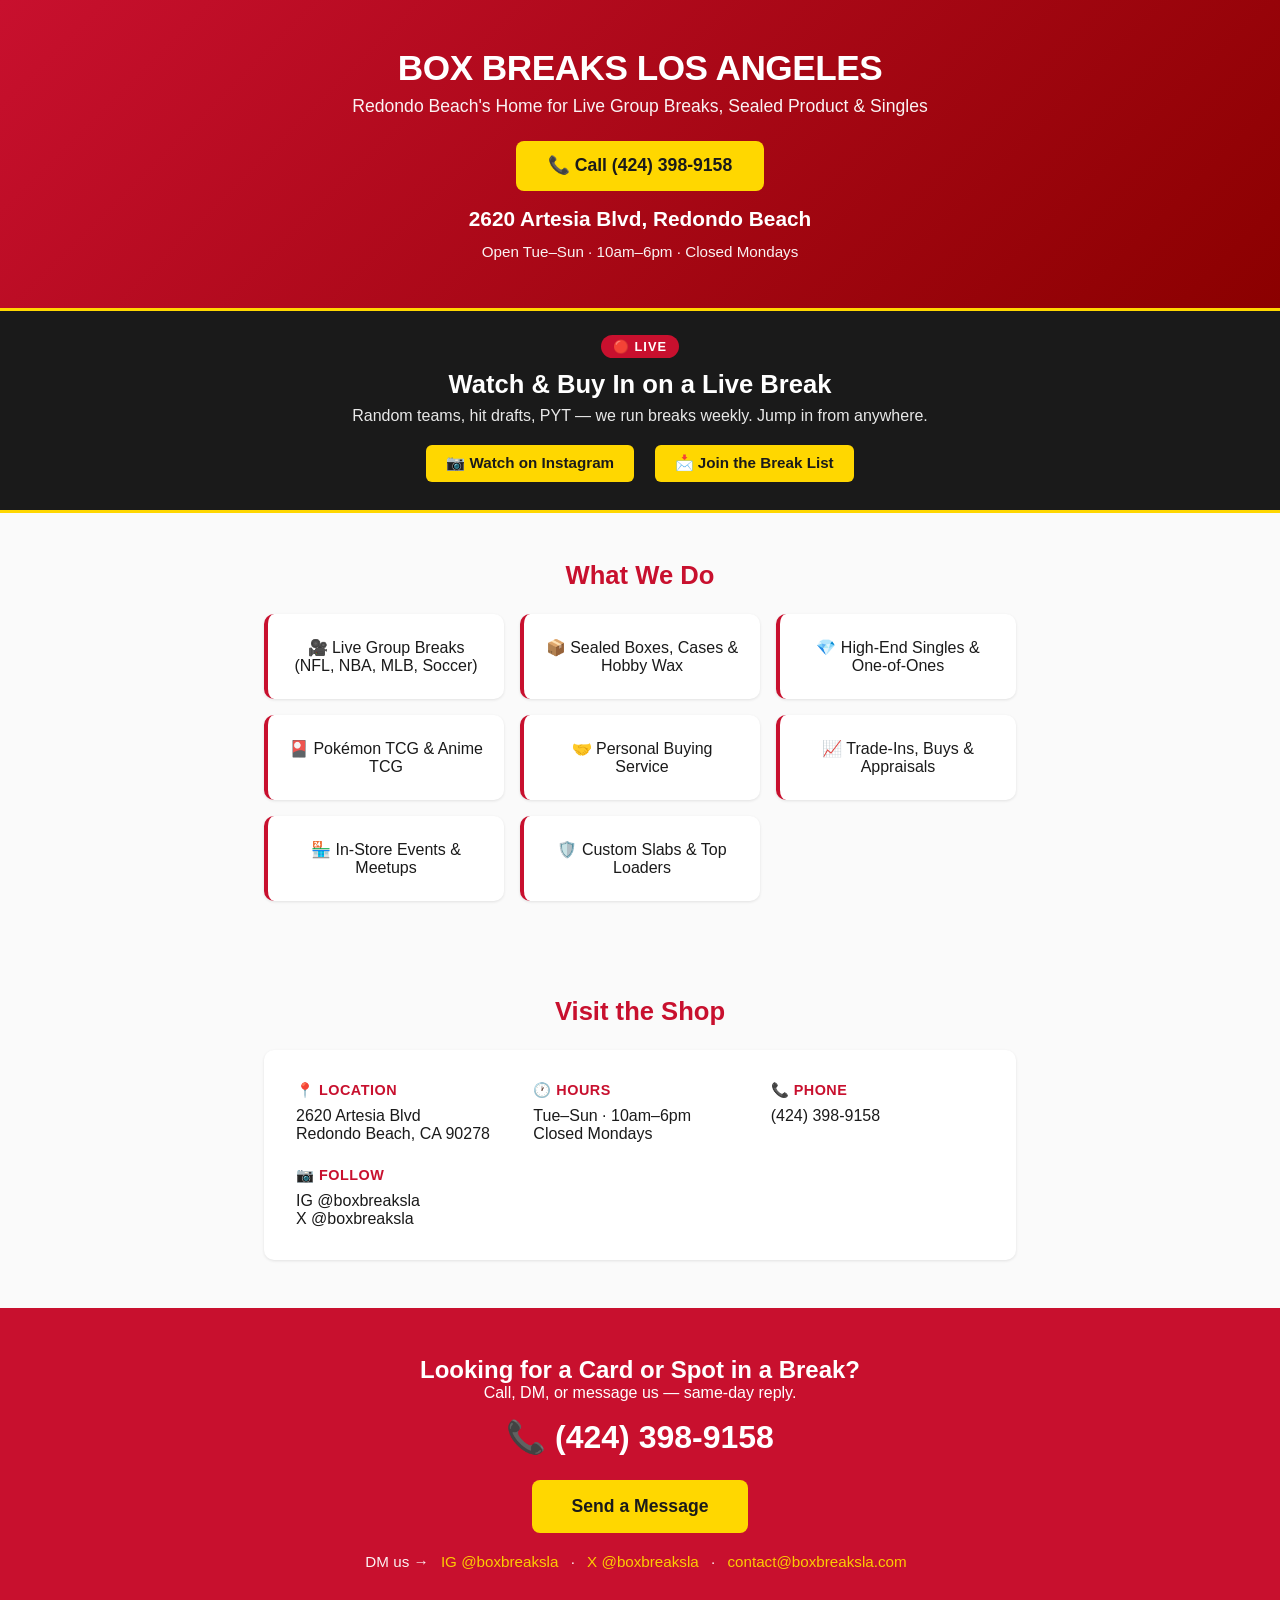
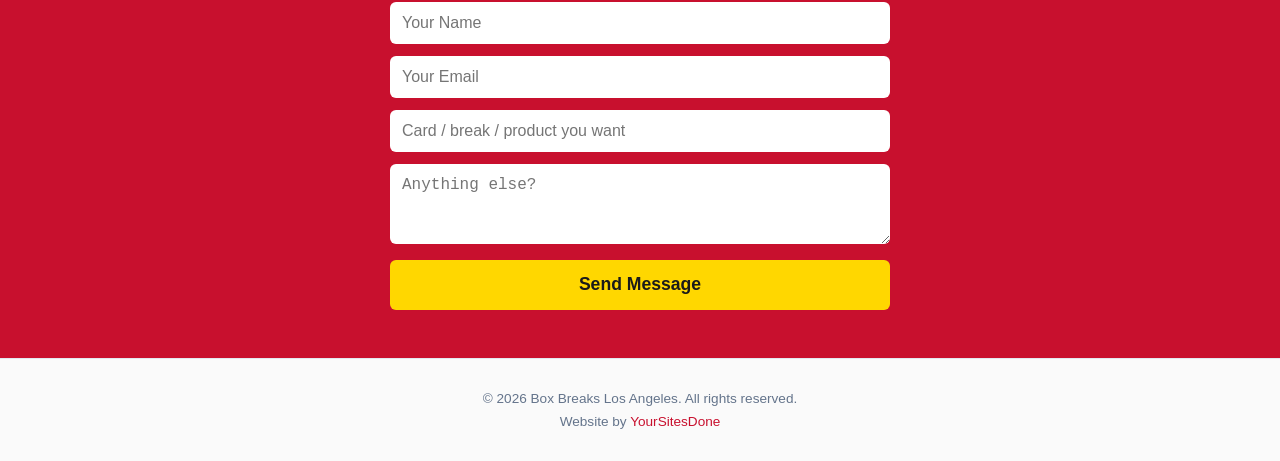
<file: sites/boxbreaks-la/index.html>
<!DOCTYPE html>
<html lang="en">
<head>
    <meta charset="UTF-8">
    <meta name="viewport" content="width=device-width, initial-scale=1.0">
    <title>Box Breaks Los Angeles — Live Group Breaks & Sports Cards · Redondo Beach</title>
    <meta name="description" content="Box Breaks Los Angeles in Redondo Beach. Live group breaks, sealed product, singles, and personal buying. Sports cards, Pokémon, soccer, anime TCG. Open Tue–Sun 10am–6pm. Call (424) 398-9158.">
    <style>
        :root {
            --primary: #C8102E;
            --primary-dark: #8B0000;
            --accent: #FFD700;
            --text: #1a1a1a;
            --bg: #fafafa;
            --card: #ffffff;
        }
        * { margin: 0; padding: 0; box-sizing: border-box; }
        body { font-family: -apple-system, BlinkMacSystemFont, 'Segoe UI', sans-serif; color: var(--text); background: var(--bg); }

        /* Hero */
        .hero {
            background: linear-gradient(135deg, var(--primary) 0%, var(--primary-dark) 100%);
            color: white; padding: 3rem 1.5rem; text-align: center;
        }
        .hero h1 { font-size: 2.2rem; margin-bottom: 0.5rem; letter-spacing: -0.5px; }
        .hero .tagline { font-size: 1.1rem; opacity: 0.95; margin-bottom: 1.5rem; }
        .hero .cta-btn {
            display: inline-block; padding: 0.9rem 2rem; background: var(--accent);
            color: #1a1a1a; font-weight: 700; font-size: 1.1rem;
            border-radius: 8px; text-decoration: none; transition: transform 0.2s;
        }
        .hero .cta-btn:hover { transform: scale(1.05); }
        .hero .phone { font-size: 1.3rem; margin-top: 1rem; font-weight: 600; }
        .hero .phone a { color: white; text-decoration: none; }
        .hero .stars { margin-top: 0.75rem; font-size: 0.95rem; opacity: 0.95; }

        /* LIVE BREAKS — featured strip */
        .live-strip {
            background: #1a1a1a; color: white; padding: 1.5rem;
            text-align: center; border-top: 3px solid var(--accent); border-bottom: 3px solid var(--accent);
        }
        .live-strip .badge {
            display: inline-block; background: var(--primary); padding: 0.25rem 0.75rem;
            border-radius: 100px; font-size: 0.8rem; font-weight: 700;
            text-transform: uppercase; letter-spacing: 1px; margin-bottom: 0.75rem;
        }
        .live-strip h2 { font-size: 1.6rem; margin-bottom: 0.5rem; color: white; }
        .live-strip p { opacity: 0.9; margin-bottom: 1rem; }
        .live-strip .links a {
            display: inline-block; margin: 0.25rem 0.5rem; padding: 0.6rem 1.25rem;
            background: var(--accent); color: #1a1a1a; text-decoration: none;
            border-radius: 6px; font-weight: 700; font-size: 0.95rem;
        }

        /* Sections */
        .section { max-width: 800px; margin: 0 auto; padding: 3rem 1.5rem; }
        .section h2 { font-size: 1.6rem; color: var(--primary); margin-bottom: 1.5rem; text-align: center; }

        /* Services */
        .services-grid { display: grid; grid-template-columns: repeat(auto-fit, minmax(220px, 1fr)); gap: 1rem; }
        .service-card {
            background: var(--card); padding: 1.25rem; border-radius: 10px;
            box-shadow: 0 1px 3px rgba(0,0,0,0.1); text-align: center;
            border-left: 4px solid var(--primary);
        }
        .service-card li { list-style: none; font-size: 1rem; padding: 0.25rem 0; }

        /* Info Bar */
        .info-bar {
            background: var(--card); padding: 2rem; border-radius: 10px;
            box-shadow: 0 1px 3px rgba(0,0,0,0.1);
            display: grid; grid-template-columns: repeat(auto-fit, minmax(200px, 1fr)); gap: 1.5rem;
        }
        .info-item h3 { color: var(--primary); font-size: 0.9rem; text-transform: uppercase; margin-bottom: 0.5rem; letter-spacing: 0.5px; }
        .info-item p, .info-item a { font-size: 1rem; color: var(--text); text-decoration: none; }
        .info-item a:hover { color: var(--primary); }

        /* Contact */
        .contact-section { background: var(--primary); color: white; padding: 3rem 1.5rem; text-align: center; }
        .contact-section h2 { color: white; }
        .contact-section .phone-big { font-size: 2rem; font-weight: 700; margin: 1rem 0; }
        .contact-section .phone-big a { color: white; text-decoration: none; }
        .contact-section .cta-btn {
            display: inline-block; padding: 1rem 2.5rem; background: var(--accent);
            color: #1a1a1a; font-weight: 700; font-size: 1.1rem;
            border-radius: 8px; text-decoration: none; margin-top: 0.5rem;
        }
        .contact-section .socials {
            display: block; margin-top: 1.25rem; color: white; opacity: 0.95;
            font-size: 0.95rem;
        }
        .contact-section .socials a { color: var(--accent); text-decoration: none; margin: 0 0.5rem; }

        /* Contact Form */
        .form-container { max-width: 500px; margin: 2rem auto 0; text-align: left; }
        .form-container input, .form-container textarea {
            width: 100%; padding: 0.75rem; border: none; border-radius: 6px;
            margin-bottom: 0.75rem; font-size: 1rem;
        }
        .form-container textarea { min-height: 80px; resize: vertical; }
        .form-container button {
            width: 100%; padding: 0.9rem; background: var(--accent); color: #1a1a1a;
            border: none; border-radius: 6px; font-size: 1.1rem; font-weight: 700; cursor: pointer;
        }

        /* Footer */
        footer {
            text-align: center; padding: 2rem; color: #64748b; font-size: 0.85rem;
            border-top: 1px solid #e2e8f0;
        }
        footer a { color: var(--primary); text-decoration: none; }

        @media (max-width: 640px) {
            .hero h1 { font-size: 1.6rem; }
            .contact-section .phone-big { font-size: 1.5rem; }
        }
    </style>
</head>
<body>
    <!-- Hero -->
    <section class="hero">
        <h1>BOX BREAKS LOS ANGELES</h1>
        <p class="tagline">Redondo Beach's Home for Live Group Breaks, Sealed Product & Singles</p>
        <a href="tel:+14243989158" class="cta-btn">📞 Call (424) 398-9158</a>
        <p class="phone">2620 Artesia Blvd, Redondo Beach</p>
        <p class="stars">Open Tue–Sun · 10am–6pm · Closed Mondays</p>
    </section>

    <!-- LIVE BREAKS strip -->
    <section class="live-strip">
        <span class="badge">🔴 Live</span>
        <h2>Watch & Buy In on a Live Break</h2>
        <p>Random teams, hit drafts, PYT — we run breaks weekly. Jump in from anywhere.</p>
        <div class="links">
            <a href="https://instagram.com/boxbreaksla" target="_blank">📷 Watch on Instagram</a>
            <a href="#contact-form">📩 Join the Break List</a>
        </div>
    </section>

    <!-- Services -->
    <section class="section">
        <h2>What We Do</h2>
        <div class="services-grid">
            <div class="service-card"><li>🎥 Live Group Breaks (NFL, NBA, MLB, Soccer)</li></div>
            <div class="service-card"><li>📦 Sealed Boxes, Cases & Hobby Wax</li></div>
            <div class="service-card"><li>💎 High-End Singles & One-of-Ones</li></div>
            <div class="service-card"><li>🎴 Pokémon TCG & Anime TCG</li></div>
            <div class="service-card"><li>🤝 Personal Buying Service</li></div>
            <div class="service-card"><li>📈 Trade-Ins, Buys & Appraisals</li></div>
            <div class="service-card"><li>🏪 In-Store Events & Meetups</li></div>
            <div class="service-card"><li>🛡️ Custom Slabs & Top Loaders</li></div>
        </div>
    </section>

    <!-- Info -->
    <section class="section">
        <h2>Visit the Shop</h2>
        <div class="info-bar">
            <div class="info-item">
                <h3>📍 Location</h3>
                <p>2620 Artesia Blvd<br>Redondo Beach, CA 90278</p>
            </div>
            <div class="info-item">
                <h3>🕐 Hours</h3>
                <p>Tue–Sun · 10am–6pm<br>Closed Mondays</p>
            </div>
            <div class="info-item">
                <h3>📞 Phone</h3>
                <p><a href="tel:+14243989158">(424) 398-9158</a></p>
            </div>
            <div class="info-item">
                <h3>📷 Follow</h3>
                <p><a href="https://instagram.com/boxbreaksla" target="_blank">IG @boxbreaksla</a><br>
                <a href="https://x.com/boxbreaksla" target="_blank">X @boxbreaksla</a></p>
            </div>
        </div>
    </section>

    <!-- Contact -->
    <section class="contact-section">
        <h2>Looking for a Card or Spot in a Break?</h2>
        <p>Call, DM, or message us — same-day reply.</p>
        <div class="phone-big"><a href="tel:+14243989158">📞 (424) 398-9158</a></div>
        <a href="#contact-form" class="cta-btn">Send a Message</a>
        <span class="socials">
            DM us → <a href="https://instagram.com/boxbreaksla" target="_blank">IG @boxbreaksla</a> ·
            <a href="https://x.com/boxbreaksla" target="_blank">X @boxbreaksla</a> ·
            <a href="mailto:contact@boxbreaksla.com">contact@boxbreaksla.com</a>
        </span>

        <div class="form-container" id="contact-form">
            <form action="https://formspree.io/f/your-form-id" method="POST">
                <input type="text" name="name" placeholder="Your Name" required>
                <input type="email" name="email" placeholder="Your Email" required>
                <input type="text" name="card" placeholder="Card / break / product you want">
                <textarea name="message" placeholder="Anything else?"></textarea>
                <input type="hidden" name="_subject" value="New lead from Box Breaks LA website">
                <button type="submit">Send Message</button>
            </form>
        </div>
    </section>

    <!-- Footer -->
    <footer>
        <p>© 2026 Box Breaks Los Angeles. All rights reserved.</p>
        <p style="margin-top: 0.5rem;">Website by <a href="https://yoursitesdone.com">YourSitesDone</a></p>
    </footer>
</body>
</html>
</file>
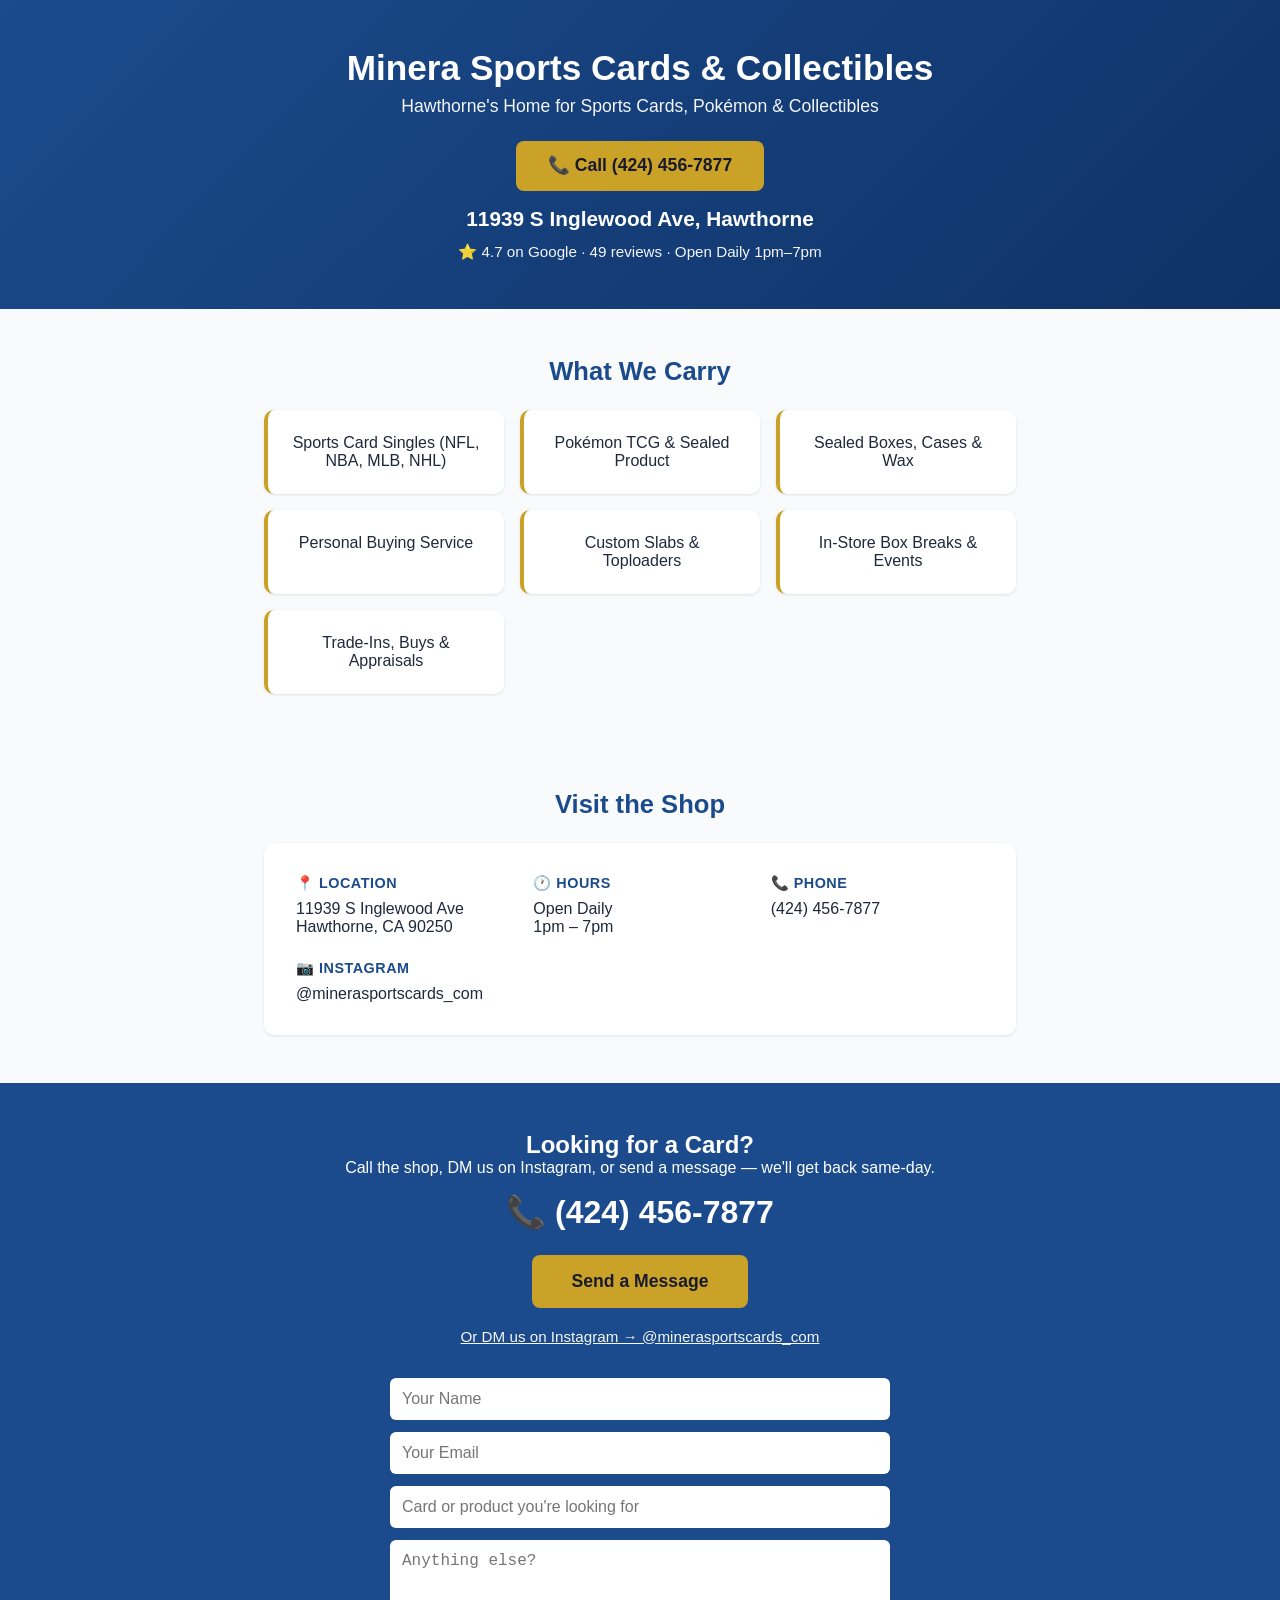
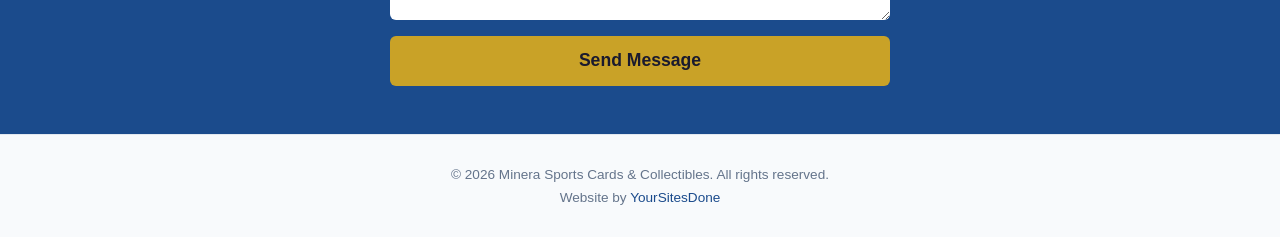
<file: sites/minera-sports-cards/index.html>
<!DOCTYPE html>
<html lang="en">
<head>
    <meta charset="UTF-8">
    <meta name="viewport" content="width=device-width, initial-scale=1.0">
    <title>Minera Sports Cards & Collectibles — Hawthorne's Sports Card Shop</title>
    <meta name="description" content="Minera Sports Cards & Collectibles in Hawthorne, CA. 4.7★ on Google. Sports cards, Pokémon TCG, sealed boxes, breaks, and personal buying. Open daily 1pm-7pm. Call (424) 456-7877.">
    <style>
        :root {
            --primary: #1B4B8C;
            --accent: #C9A227;
            --text: #1e293b;
            --bg: #f8fafc;
            --card: #ffffff;
        }
        * { margin: 0; padding: 0; box-sizing: border-box; }
        body { font-family: -apple-system, BlinkMacSystemFont, 'Segoe UI', sans-serif; color: var(--text); background: var(--bg); }

        /* Hero */
        .hero {
            background: linear-gradient(135deg, var(--primary) 0%, #0f3267 100%);
            color: white; padding: 3rem 1.5rem; text-align: center;
        }
        .hero h1 { font-size: 2.2rem; margin-bottom: 0.5rem; }
        .hero .tagline { font-size: 1.1rem; opacity: 0.95; margin-bottom: 1.5rem; }
        .hero .cta-btn {
            display: inline-block; padding: 0.9rem 2rem; background: var(--accent);
            color: #1a1a2e; font-weight: 700; font-size: 1.1rem;
            border-radius: 8px; text-decoration: none; transition: transform 0.2s;
        }
        .hero .cta-btn:hover { transform: scale(1.05); }
        .hero .phone { font-size: 1.3rem; margin-top: 1rem; font-weight: 600; }
        .hero .phone a { color: white; text-decoration: none; }
        .hero .stars { margin-top: 0.75rem; font-size: 0.95rem; opacity: 0.95; }

        /* Sections */
        .section { max-width: 800px; margin: 0 auto; padding: 3rem 1.5rem; }
        .section h2 { font-size: 1.6rem; color: var(--primary); margin-bottom: 1.5rem; text-align: center; }

        /* Services */
        .services-grid { display: grid; grid-template-columns: repeat(auto-fit, minmax(220px, 1fr)); gap: 1rem; }
        .service-card {
            background: var(--card); padding: 1.25rem; border-radius: 10px;
            box-shadow: 0 1px 3px rgba(0,0,0,0.1); text-align: center;
            border-left: 4px solid var(--accent);
        }
        .service-card li { list-style: none; font-size: 1rem; padding: 0.25rem 0; }

        /* Info Bar */
        .info-bar {
            background: var(--card); padding: 2rem; border-radius: 10px;
            box-shadow: 0 1px 3px rgba(0,0,0,0.1);
            display: grid; grid-template-columns: repeat(auto-fit, minmax(200px, 1fr)); gap: 1.5rem;
        }
        .info-item h3 { color: var(--primary); font-size: 0.9rem; text-transform: uppercase; margin-bottom: 0.5rem; letter-spacing: 0.5px; }
        .info-item p, .info-item a { font-size: 1rem; color: var(--text); text-decoration: none; }
        .info-item a:hover { color: var(--accent); }

        /* Contact */
        .contact-section { background: var(--primary); color: white; padding: 3rem 1.5rem; text-align: center; }
        .contact-section h2 { color: white; }
        .contact-section .phone-big { font-size: 2rem; font-weight: 700; margin: 1rem 0; }
        .contact-section .phone-big a { color: white; text-decoration: none; }
        .contact-section .cta-btn {
            display: inline-block; padding: 1rem 2.5rem; background: var(--accent);
            color: #1a1a2e; font-weight: 700; font-size: 1.1rem;
            border-radius: 8px; text-decoration: none; margin-top: 0.5rem;
        }
        .contact-section .ig {
            display: inline-block; margin-top: 1.25rem; color: white; opacity: 0.95;
            font-size: 0.95rem; text-decoration: underline;
        }

        /* Contact Form */
        .form-container { max-width: 500px; margin: 2rem auto 0; text-align: left; }
        .form-container input, .form-container textarea {
            width: 100%; padding: 0.75rem; border: none; border-radius: 6px;
            margin-bottom: 0.75rem; font-size: 1rem;
        }
        .form-container textarea { min-height: 80px; resize: vertical; }
        .form-container button {
            width: 100%; padding: 0.9rem; background: var(--accent); color: #1a1a2e;
            border: none; border-radius: 6px; font-size: 1.1rem; font-weight: 700; cursor: pointer;
        }

        /* Footer */
        footer {
            text-align: center; padding: 2rem; color: #64748b; font-size: 0.85rem;
            border-top: 1px solid #e2e8f0;
        }
        footer a { color: var(--primary); text-decoration: none; }

        @media (max-width: 640px) {
            .hero h1 { font-size: 1.6rem; }
            .contact-section .phone-big { font-size: 1.5rem; }
        }
    </style>
</head>
<body>
    <!-- Hero -->
    <section class="hero">
        <h1>Minera Sports Cards & Collectibles</h1>
        <p class="tagline">Hawthorne's Home for Sports Cards, Pokémon & Collectibles</p>
        <a href="tel:+14244567877" class="cta-btn">📞 Call (424) 456-7877</a>
        <p class="phone">11939 S Inglewood Ave, Hawthorne</p>
        <p class="stars">⭐ 4.7 on Google · 49 reviews · Open Daily 1pm–7pm</p>
    </section>

    <!-- Services -->
    <section class="section">
        <h2>What We Carry</h2>
        <div class="services-grid">
            <div class="service-card"><li>Sports Card Singles (NFL, NBA, MLB, NHL)</li></div>
            <div class="service-card"><li>Pokémon TCG & Sealed Product</li></div>
            <div class="service-card"><li>Sealed Boxes, Cases & Wax</li></div>
            <div class="service-card"><li>Personal Buying Service</li></div>
            <div class="service-card"><li>Custom Slabs & Toploaders</li></div>
            <div class="service-card"><li>In-Store Box Breaks & Events</li></div>
            <div class="service-card"><li>Trade-Ins, Buys & Appraisals</li></div>
        </div>
    </section>

    <!-- Info -->
    <section class="section">
        <h2>Visit the Shop</h2>
        <div class="info-bar">
            <div class="info-item">
                <h3>📍 Location</h3>
                <p>11939 S Inglewood Ave<br>Hawthorne, CA 90250</p>
            </div>
            <div class="info-item">
                <h3>🕐 Hours</h3>
                <p>Open Daily<br>1pm – 7pm</p>
            </div>
            <div class="info-item">
                <h3>📞 Phone</h3>
                <p><a href="tel:+14244567877">(424) 456-7877</a></p>
            </div>
            <div class="info-item">
                <h3>📷 Instagram</h3>
                <p><a href="https://instagram.com/minerasportscards_com" target="_blank">@minerasportscards_com</a></p>
            </div>
        </div>
    </section>

    <!-- Contact -->
    <section class="contact-section">
        <h2>Looking for a Card?</h2>
        <p>Call the shop, DM us on Instagram, or send a message — we'll get back same-day.</p>
        <div class="phone-big"><a href="tel:+14244567877">📞 (424) 456-7877</a></div>
        <a href="#contact-form" class="cta-btn">Send a Message</a>
        <br>
        <a href="https://instagram.com/minerasportscards_com" target="_blank" class="ig">Or DM us on Instagram → @minerasportscards_com</a>

        <div class="form-container" id="contact-form">
            <form action="https://formspree.io/f/your-form-id" method="POST">
                <input type="text" name="name" placeholder="Your Name" required>
                <input type="email" name="email" placeholder="Your Email" required>
                <input type="text" name="card" placeholder="Card or product you're looking for">
                <textarea name="message" placeholder="Anything else?"></textarea>
                <input type="hidden" name="_subject" value="New lead from Minera Sports Cards website">
                <button type="submit">Send Message</button>
            </form>
        </div>
    </section>

    <!-- Footer -->
    <footer>
        <p>© 2026 Minera Sports Cards & Collectibles. All rights reserved.</p>
        <p style="margin-top: 0.5rem;">Website by <a href="https://yoursitesdone.com">YourSitesDone</a></p>
    </footer>
</body>
</html>
</file>
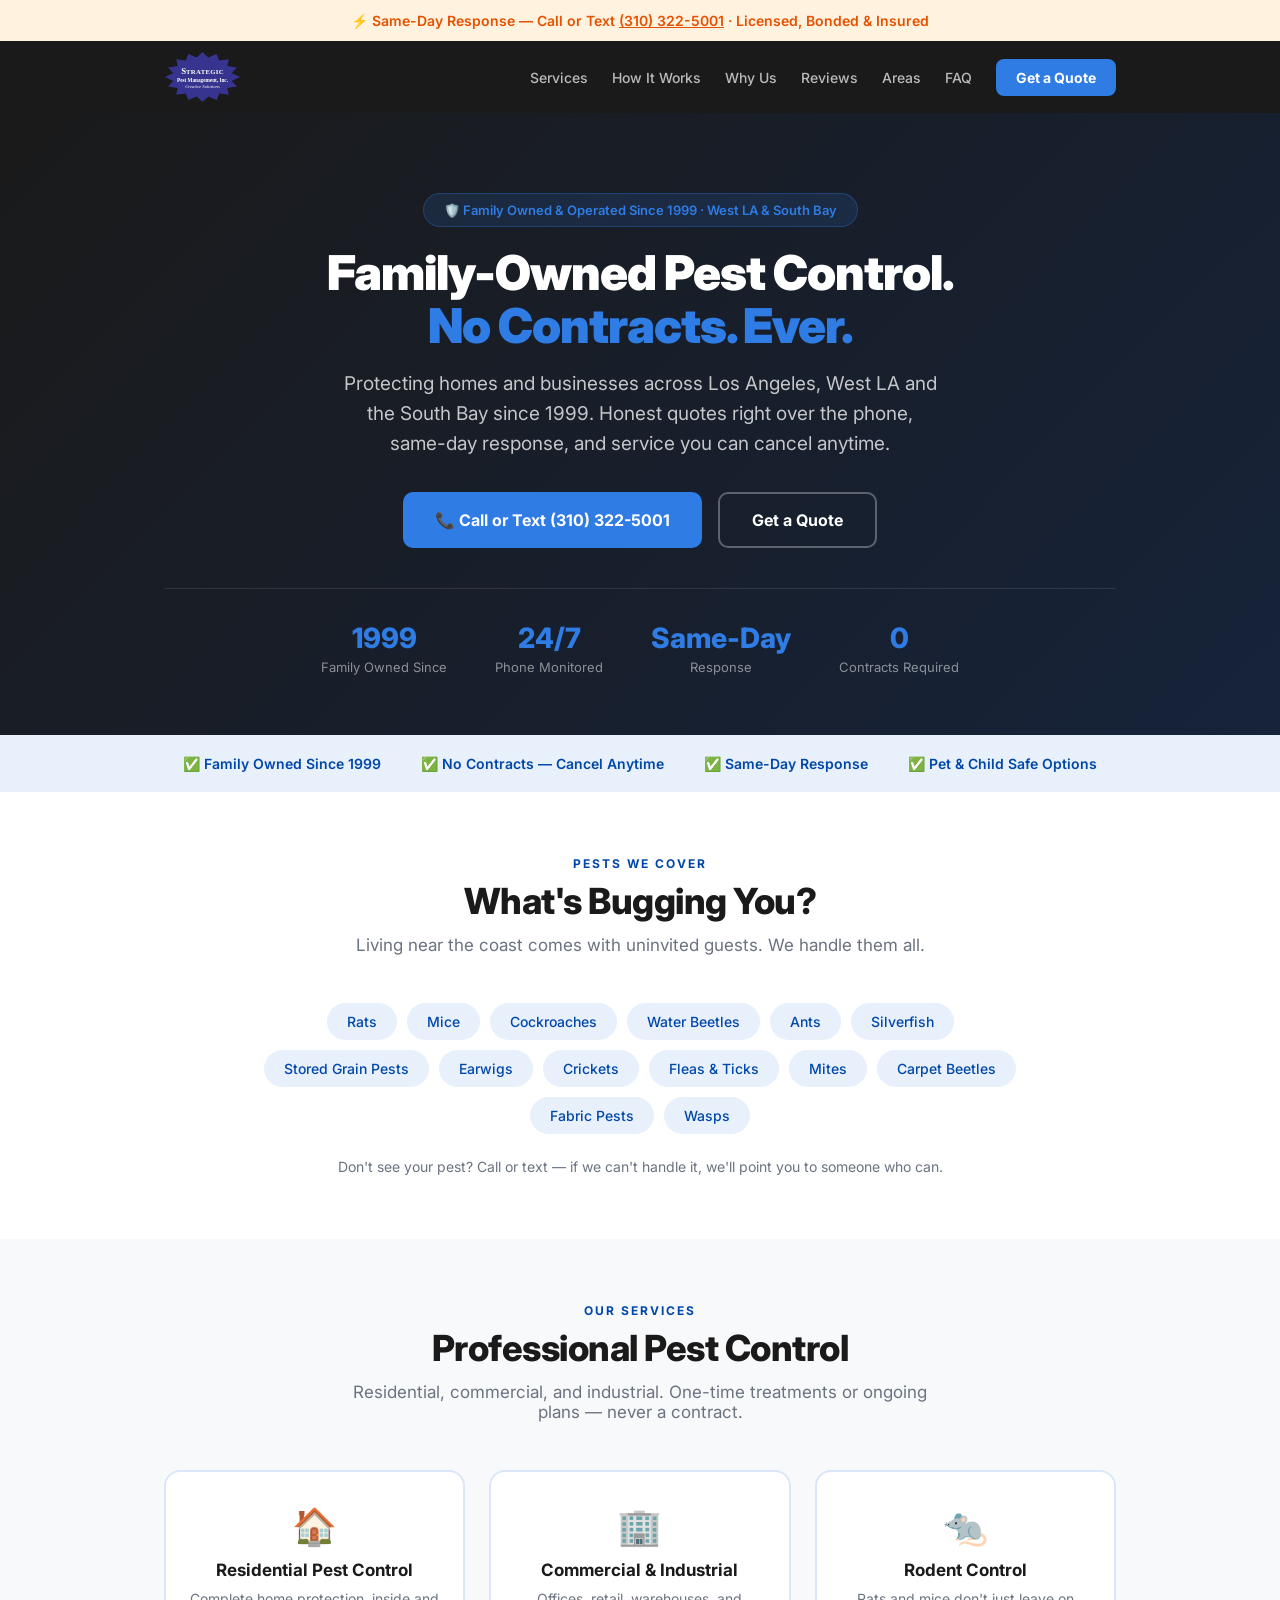
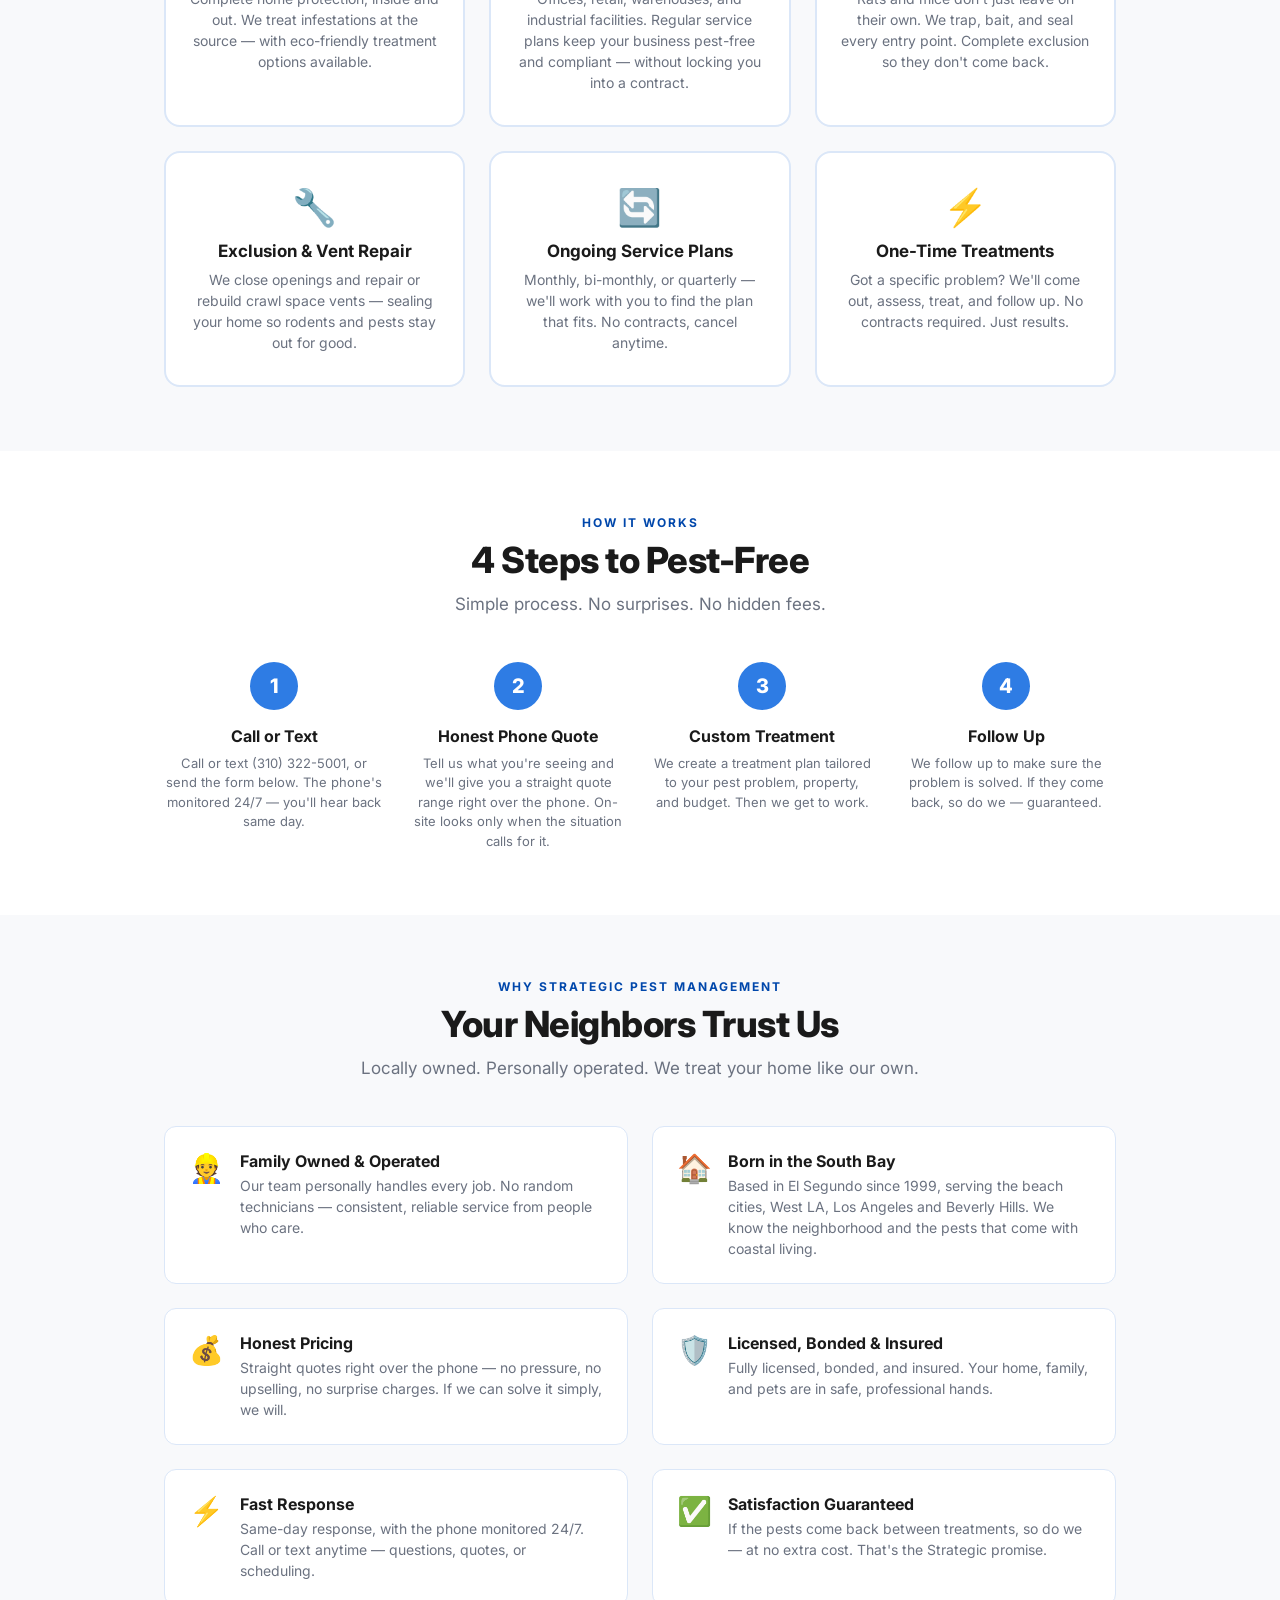
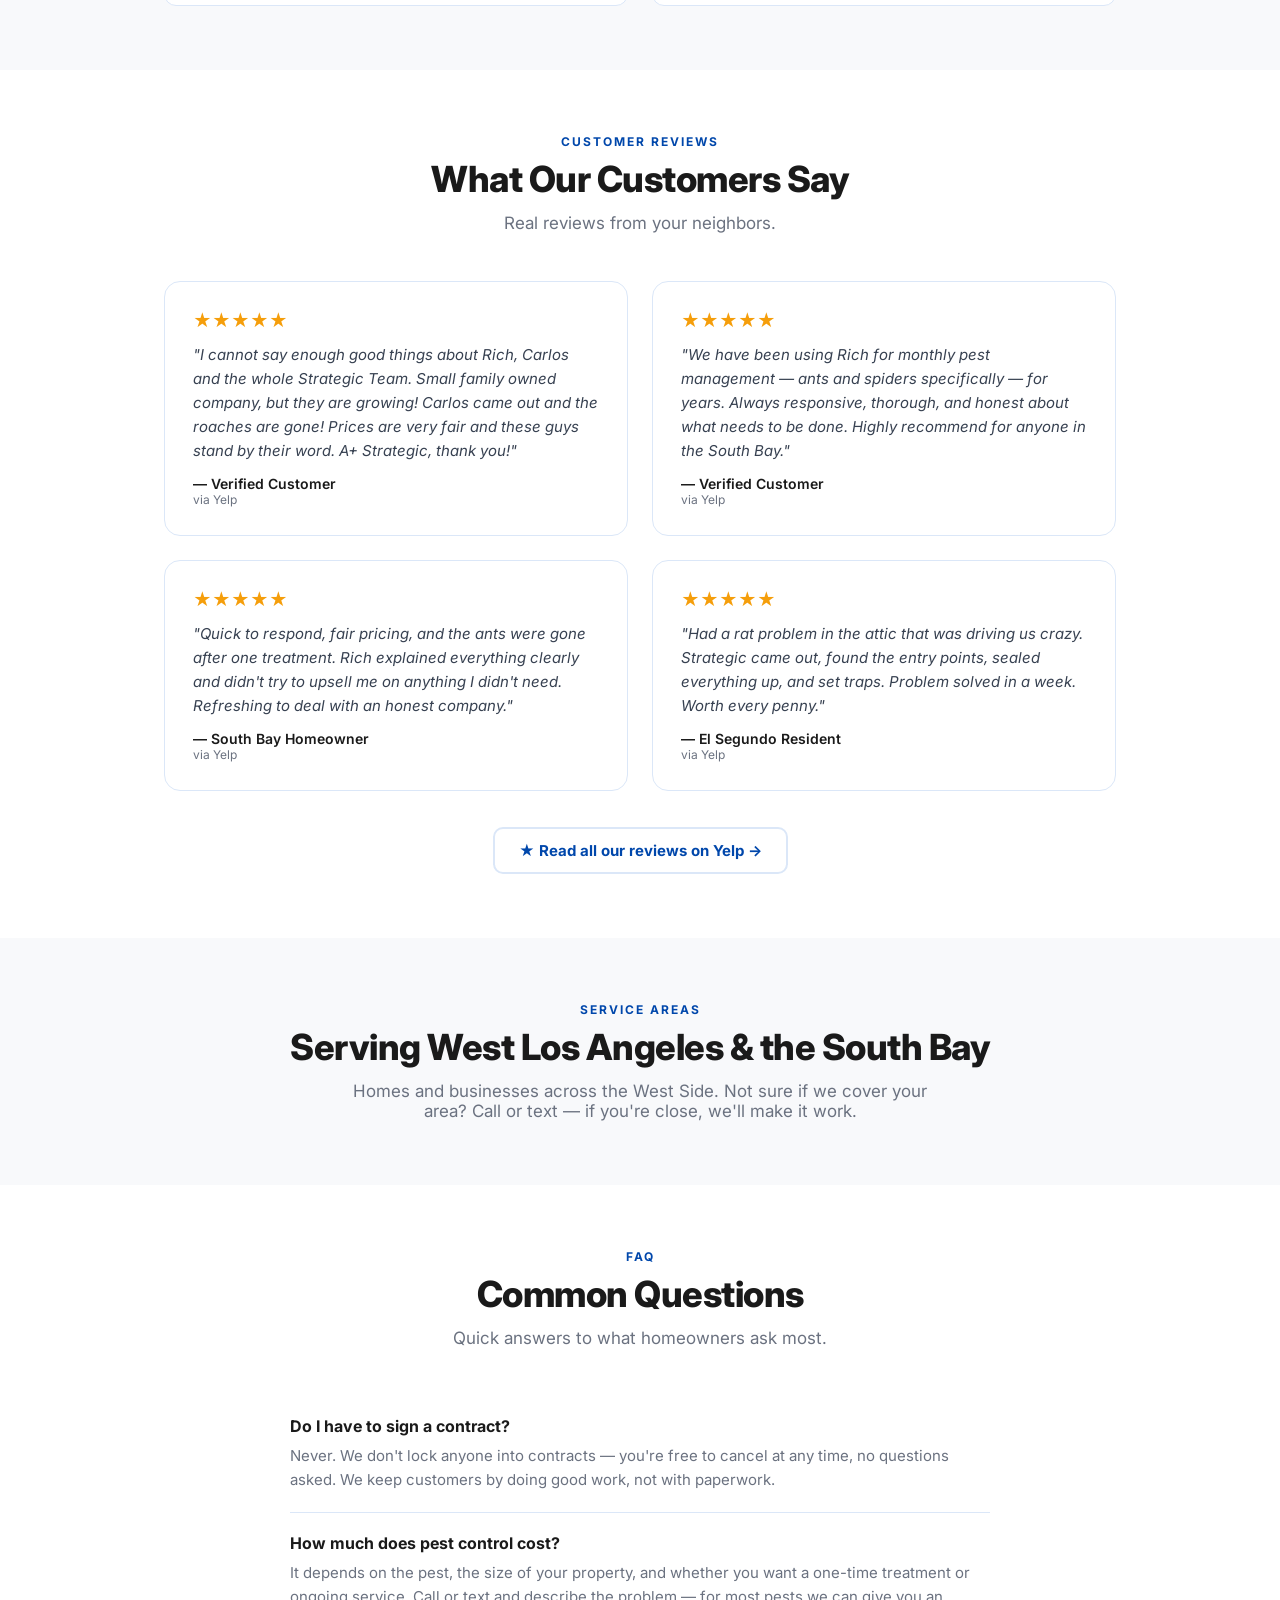
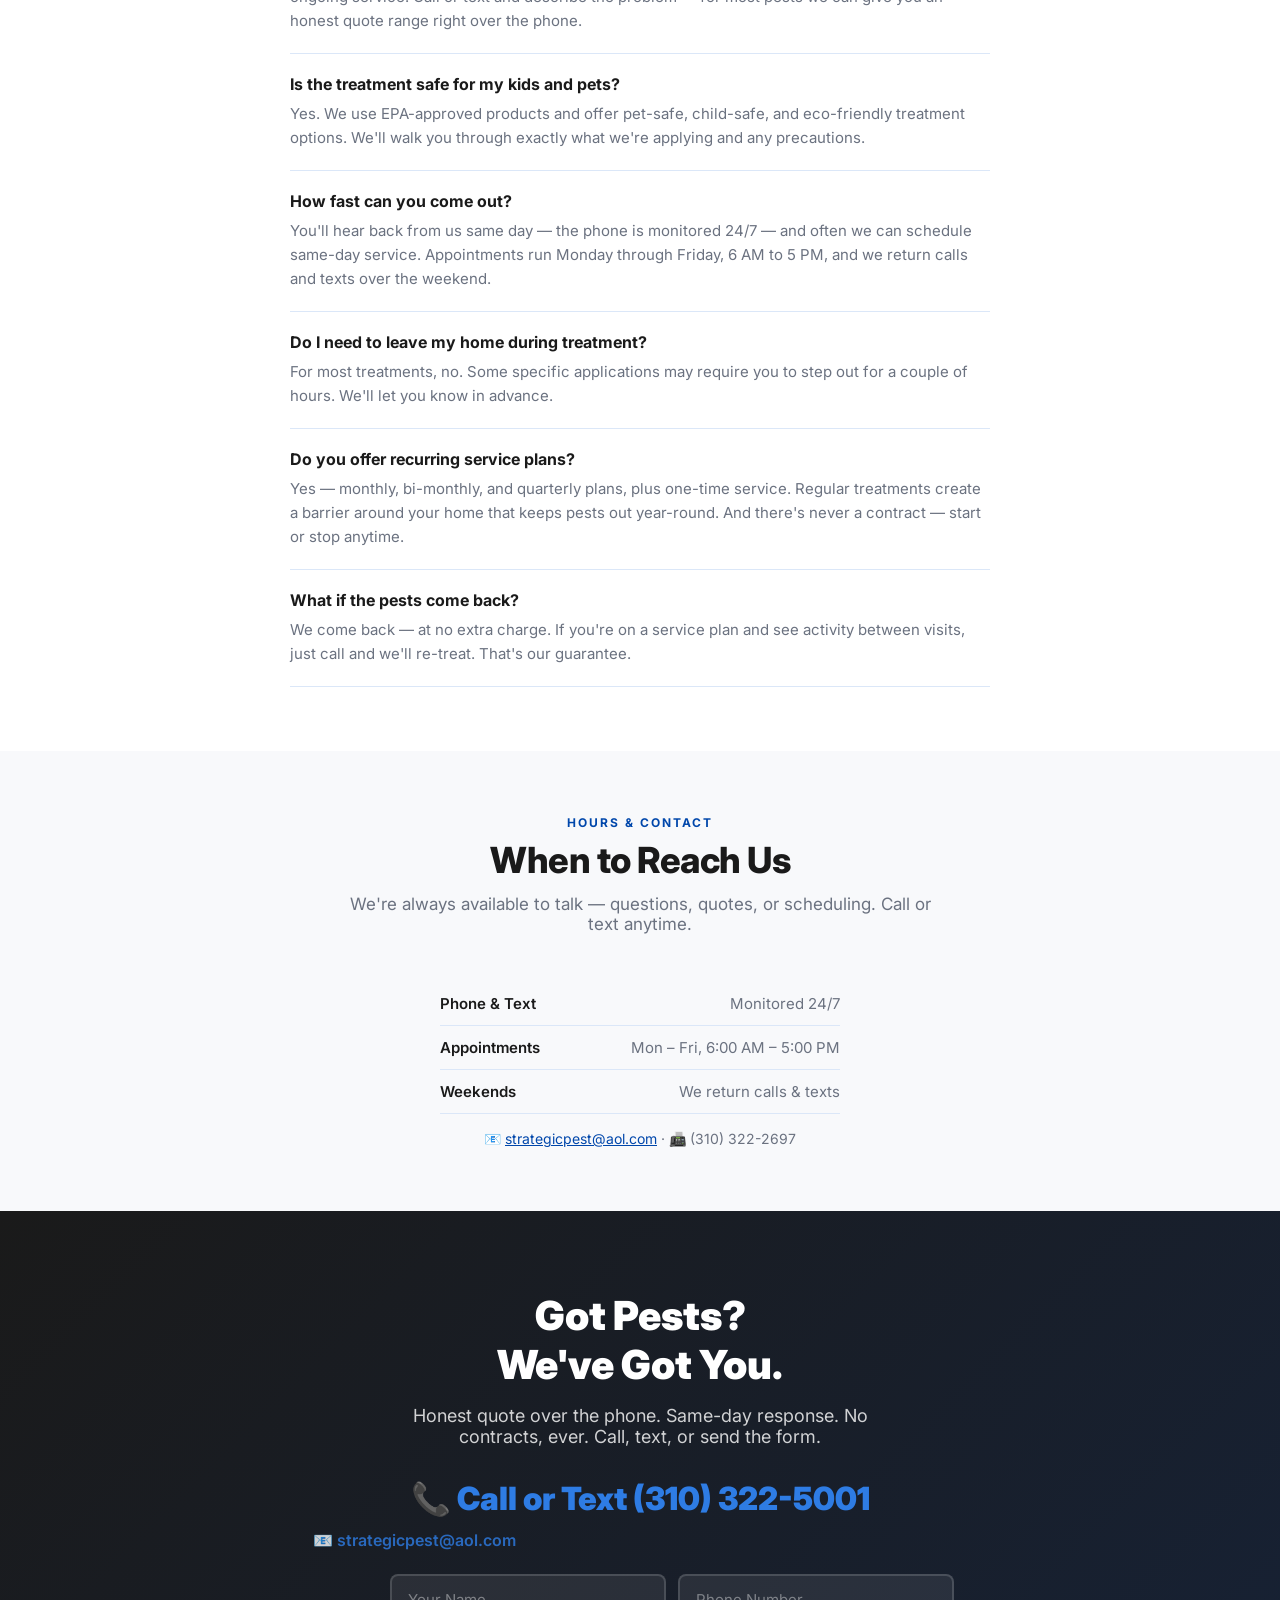
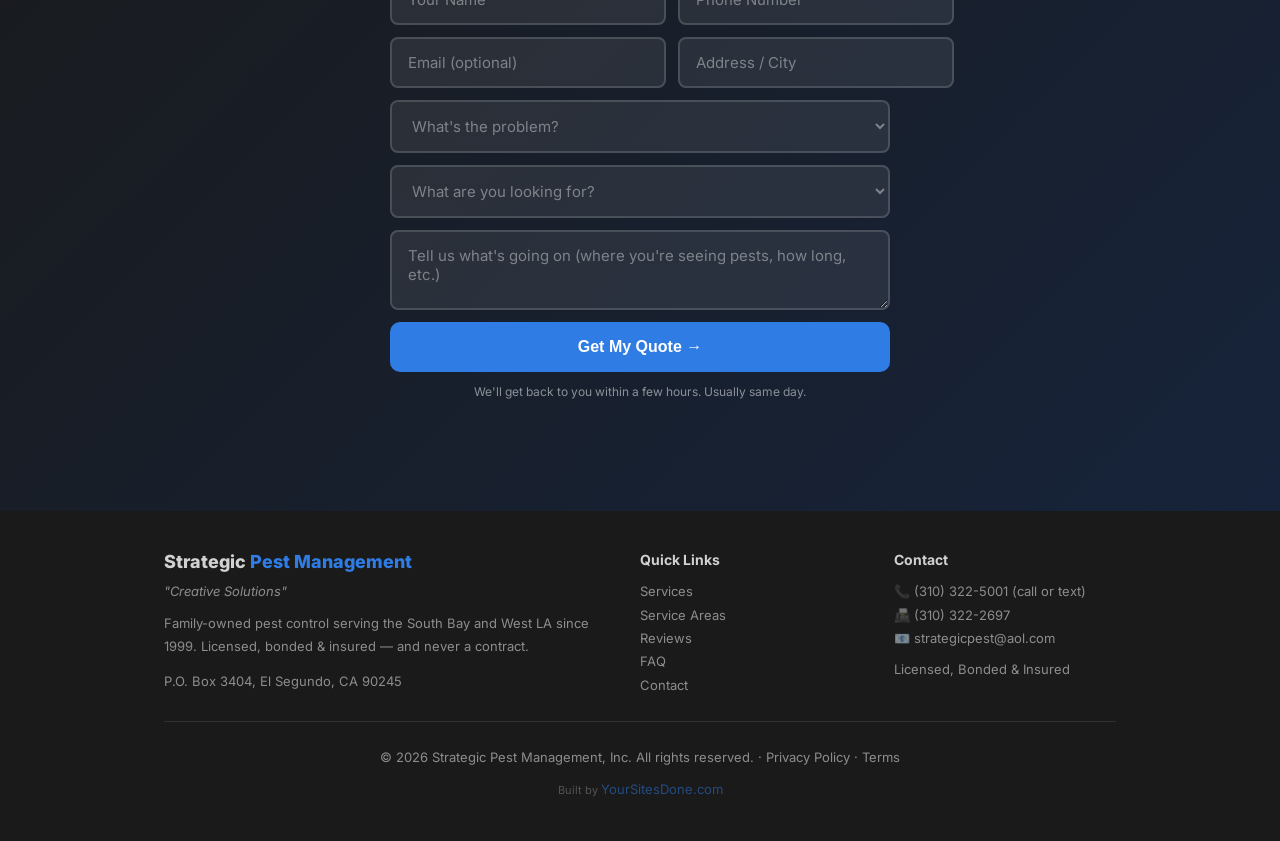
<file: previews/strategic-pest-management.html>
<!DOCTYPE html>
<html lang="en">
<head>
    <meta charset="UTF-8">
    <meta name="viewport" content="width=device-width, initial-scale=1.0">
    <meta name="theme-color" content="#0047AB">
    <link rel="canonical" href="https://strategicpestmgmt.com/">
    <link rel="icon" href="favicon.svg" type="image/svg+xml">
    <link rel="icon" href="favicon-32.png" sizes="32x32" type="image/png">
    <link rel="apple-touch-icon" href="apple-touch-icon.png">
    <title>Strategic Pest Management — Pest Control in West LA & South Bay | Family-Owned Since 1999</title>
    <meta name="description" content="Family-owned pest control serving West Los Angeles & the South Bay since 1999. Honest quotes over the phone, same-day response, no contracts. Licensed, bonded & insured. Call or text (310) 322-5001.">
    <meta property="og:title" content="Strategic Pest Management — Family-Owned Pest Control Since 1999">
    <meta property="og:description" content="Pest control for West LA & the South Bay. Honest quotes over the phone, same-day response, no contracts. Licensed, bonded & insured.">
    <meta property="og:type" content="website">
    <meta property="og:url" content="https://strategicpestmgmt.com/">
    <meta property="og:site_name" content="Strategic Pest Management, Inc.">
    <meta property="og:locale" content="en_US">
    <meta property="og:image" content="https://strategicpestmgmt.com/og-image.png">
    <meta property="og:image:width" content="1200">
    <meta property="og:image:height" content="630">
    <meta property="og:image:alt" content="Strategic Pest Management, Inc. — Family-owned pest control in West LA & the South Bay since 1999.">
    <meta name="twitter:card" content="summary_large_image">
    <meta name="twitter:title" content="Strategic Pest Management — Family-Owned Pest Control Since 1999">
    <meta name="twitter:description" content="Pest control for West LA & the South Bay. Honest quotes over the phone, same-day response, no contracts. Licensed, bonded & insured.">
    <meta name="twitter:image" content="https://strategicpestmgmt.com/og-image.png">
    <link href="https://fonts.googleapis.com/css2?family=Inter:wght@400;500;600;700;800;900&display=swap" rel="stylesheet">
    <style>
        :root {
            --primary: #0047AB;
            --primary-dark: #00306F;
            --accent: #2E7CE4;
            --accent-light: #E8F0FB;
            --dark: #1a1a1a;
            --gray: #6b7280;
            --light: #f8f9fb;
            --white: #ffffff;
            --warning: #E65100;
        }
        * { margin: 0; padding: 0; box-sizing: border-box; }
        body { font-family: 'Inter', -apple-system, sans-serif; color: var(--dark); background: var(--white); }
        .container { max-width: 1000px; margin: 0 auto; padding: 0 24px; }

        /* NAV */
        .emergency-bar { background: #FFF3E0; padding: 12px; text-align: center; font-weight: 600; font-size: 14px; color: var(--warning); }
        .emergency-bar a { color: var(--warning); text-decoration: underline; }
        .nav { padding: 10px 0; background: var(--dark); position: sticky; top: 0; z-index: 100; }
        .nav .container { display: flex; justify-content: space-between; align-items: center; }
        .nav-logo { display: block; }
        .nav-logo img { height: 52px; display: block; }
        .nav-links { display: flex; gap: 24px; list-style: none; align-items: center; }
        .nav-links a { color: rgba(255,255,255,0.7); text-decoration: none; font-weight: 500; font-size: 14px; transition: color 0.2s; }
        .nav-links a:hover { color: var(--white); }
        .nav-cta { background: var(--accent); color: white !important; padding: 10px 20px; border-radius: 8px; font-weight: 700 !important; }
        .mobile-menu { display: none; background: none; border: none; color: white; font-size: 28px; cursor: pointer; }

        /* HERO */
        .hero { background: linear-gradient(135deg, var(--dark) 0%, #16233A 100%); padding: 80px 0 60px; color: white; text-align: center; }
        .hero-badge { display: inline-flex; align-items: center; gap: 8px; background: rgba(46,124,228,0.15); color: var(--accent); padding: 8px 20px; border-radius: 50px; font-size: 13px; font-weight: 600; margin-bottom: 20px; border: 1px solid rgba(46,124,228,0.3); }
        .hero h1 { font-size: 48px; font-weight: 900; line-height: 1.1; margin-bottom: 16px; letter-spacing: -1px; }
        .hero h1 span { color: var(--accent); }
        .hero p { font-size: 19px; color: rgba(255,255,255,0.75); max-width: 600px; margin: 0 auto 32px; line-height: 1.6; }
        .hero-ctas { display: flex; gap: 16px; justify-content: center; flex-wrap: wrap; }
        .btn { padding: 16px 32px; border-radius: 10px; text-decoration: none; font-weight: 700; font-size: 16px; transition: all 0.2s; display: inline-flex; align-items: center; gap: 8px; border: none; cursor: pointer; }
        .btn-primary { background: var(--accent); color: white; }
        .btn-primary:hover { background: #2568C4; transform: translateY(-2px); box-shadow: 0 8px 24px rgba(46,124,228,0.3); }
        .btn-outline { background: transparent; color: white; border: 2px solid rgba(255,255,255,0.3); }
        .btn-outline:hover { border-color: var(--accent); color: var(--accent); }
        .btn-block { width: 100%; justify-content: center; }
        .stats { display: flex; justify-content: center; gap: 48px; margin-top: 40px; padding-top: 32px; border-top: 1px solid rgba(255,255,255,0.1); }
        .stat { text-align: center; }
        .stat-num { font-size: 28px; font-weight: 800; color: var(--accent); }
        .stat-label { font-size: 13px; color: rgba(255,255,255,0.5); margin-top: 4px; }

        /* TRUST BAR */
        .trust-bar { background: var(--accent-light); padding: 20px 0; }
        .trust-items { display: flex; justify-content: center; gap: 40px; flex-wrap: wrap; }
        .trust-item { display: flex; align-items: center; gap: 8px; font-size: 14px; font-weight: 600; color: var(--primary); }

        /* SECTIONS */
        .section { padding: 64px 0; }
        .section-light { background: var(--light); }
        .section-label { text-transform: uppercase; letter-spacing: 2px; font-size: 12px; font-weight: 700; color: var(--primary); text-align: center; margin-bottom: 8px; }
        .section-title { text-align: center; font-size: 36px; font-weight: 800; margin-bottom: 12px; letter-spacing: -0.5px; }
        .section-sub { text-align: center; color: var(--gray); font-size: 17px; margin-bottom: 48px; max-width: 600px; margin-left: auto; margin-right: auto; }

        /* SERVICES */
        .services-grid { display: grid; grid-template-columns: repeat(3, 1fr); gap: 24px; }
        .service-card { padding: 32px 24px; border: 2px solid #dbe7f8; border-radius: 16px; text-align: center; transition: all 0.3s; background: white; }
        .service-card:hover { border-color: var(--accent); transform: translateY(-4px); box-shadow: 0 8px 32px rgba(0,71,171,0.08); }
        .service-icon { font-size: 36px; margin-bottom: 12px; }
        .service-card h3 { font-size: 17px; font-weight: 700; margin-bottom: 8px; }
        .service-card p { color: var(--gray); font-size: 14px; line-height: 1.5; }

        /* HOW IT WORKS */
        .process-grid { display: grid; grid-template-columns: repeat(4, 1fr); gap: 24px; text-align: center; }
        .process-step { position: relative; }
        .process-num { width: 48px; height: 48px; background: var(--accent); color: white; border-radius: 50%; display: inline-flex; align-items: center; justify-content: center; font-size: 20px; font-weight: 800; margin-bottom: 16px; }
        .process-step h3 { font-size: 16px; font-weight: 700; margin-bottom: 8px; }
        .process-step p { color: var(--gray); font-size: 13px; line-height: 1.5; }

        /* WHY US */
        .why-grid { display: grid; grid-template-columns: repeat(2, 1fr); gap: 24px; }
        .why-card { display: flex; gap: 16px; padding: 24px; background: white; border-radius: 12px; border: 1px solid #dbe7f8; }
        .why-icon { font-size: 28px; flex-shrink: 0; }
        .why-card h3 { font-size: 16px; font-weight: 700; margin-bottom: 4px; }
        .why-card p { color: var(--gray); font-size: 14px; line-height: 1.5; }

        /* REVIEWS */
        .reviews-grid { display: grid; grid-template-columns: repeat(2, 1fr); gap: 24px; }
        .review-card { background: white; border-radius: 16px; padding: 28px; border: 1px solid #dbe7f8; }
        .review-stars { color: #f59e0b; font-size: 18px; margin-bottom: 12px; }
        .review-text { color: #374151; font-size: 15px; line-height: 1.6; margin-bottom: 12px; font-style: italic; }
        .review-author { font-weight: 600; font-size: 14px; }
        .review-source { font-size: 12px; color: var(--gray); }

        /* PESTS LIST */
        .pests-list { display: flex; flex-wrap: wrap; gap: 10px; justify-content: center; max-width: 760px; margin: 0 auto; }
        .pest-tag { background: var(--accent-light); color: var(--primary); padding: 10px 20px; border-radius: 50px; font-size: 14px; font-weight: 500; transition: all 0.2s; }
        .pest-tag:hover { background: var(--accent); color: white; }

        /* HOURS */
        .hours-grid { max-width: 400px; margin: 0 auto; }
        .hours-row { display: flex; justify-content: space-between; padding: 12px 0; border-bottom: 1px solid #dbe7f8; font-size: 15px; }
        .hours-day { font-weight: 600; }
        .hours-time { color: var(--gray); }

        /* CTA / CONTACT */
        .cta-section { background: linear-gradient(135deg, var(--dark) 0%, #16233A 100%); padding: 80px 0; text-align: center; color: white; }
        .cta-section h2 { font-size: 40px; font-weight: 900; margin-bottom: 16px; }
        .cta-section p { font-size: 18px; opacity: 0.8; margin-bottom: 32px; max-width: 500px; margin-left: auto; margin-right: auto; }
        .cta-phone { font-size: 32px; font-weight: 900; color: var(--accent); text-decoration: none; display: block; margin-bottom: 24px; }
        .contact-form { max-width: 500px; margin: 0 auto; text-align: left; }
        .form-row { display: flex; gap: 12px; margin-bottom: 12px; }
        .form-row input, .form-row textarea, .form-row select { flex: 1; padding: 14px 16px; border: 2px solid rgba(255,255,255,0.15); border-radius: 8px; font-size: 15px; font-family: inherit; background: rgba(255,255,255,0.08); color: white; }
        .form-row input::placeholder, .form-row textarea::placeholder { color: rgba(255,255,255,0.4); }
        .form-row select { color: rgba(255,255,255,0.4); }
        .form-row select option { color: var(--dark); background: white; }
        .form-row input:focus, .form-row textarea:focus, .form-row select:focus { outline: none; border-color: var(--accent); }
        .form-row textarea { resize: vertical; min-height: 80px; }

        /* FAQ */
        .faq-list { max-width: 700px; margin: 0 auto; }
        .faq-item { border-bottom: 1px solid #dbe7f8; padding: 20px 0; }
        .faq-q { font-weight: 700; font-size: 16px; margin-bottom: 8px; cursor: pointer; }
        .faq-a { color: var(--gray); font-size: 15px; line-height: 1.6; }

        /* FOOTER */
        .footer { padding: 40px 0; background: var(--dark); color: rgba(255,255,255,0.5); }
        .footer-grid { display: grid; grid-template-columns: 2fr 1fr 1fr; gap: 32px; margin-bottom: 24px; }
        .footer h4 { color: rgba(255,255,255,0.8); font-size: 14px; margin-bottom: 12px; }
        .footer p, .footer a { color: rgba(255,255,255,0.5); font-size: 13px; text-decoration: none; line-height: 1.8; }
        .footer a:hover { color: var(--accent); }
        .footer-bottom { text-align: center; padding-top: 24px; border-top: 1px solid rgba(255,255,255,0.1); font-size: 12px; }

        /* MOBILE */
        @media (max-width: 768px) {
            .hero h1 { font-size: 32px; }
            .services-grid { grid-template-columns: 1fr; }
            .why-grid { grid-template-columns: 1fr; }
            .reviews-grid { grid-template-columns: 1fr; }
            .process-grid { grid-template-columns: repeat(2, 1fr); }
            .stats { gap: 24px; flex-wrap: wrap; }
            .nav-links { display: none; }
            .mobile-menu { display: block; }
            .nav-logo img { height: 42px; }
            .form-row { flex-direction: column; }
            .footer-grid { grid-template-columns: 1fr; }
            .trust-items { gap: 20px; }
            .cta-section h2 { font-size: 28px; }
        }
    </style>
    <script type="application/ld+json">
    {
      "@context": "https://schema.org",
      "@type": "LocalBusiness",
      "name": "Strategic Pest Management, Inc.",
      "description": "Family-owned pest control serving West Los Angeles and the South Bay since 1999. Honest quotes over the phone, same-day response, no contracts. Licensed, bonded & insured.",
      "url": "https://strategicpestmgmt.com/",
      "image": "https://strategicpestmgmt.com/og-image.png",
      "logo": "https://strategicpestmgmt.com/spm-logo.svg",
      "telephone": "+1-310-322-5001",
      "email": "strategicpest@aol.com",
      "faxNumber": "+1-310-322-2697",
      "foundingDate": "1999",
      "priceRange": "$$",
      "address": {
        "@type": "PostalAddress",
        "postOfficeBoxNumber": "3404",
        "addressLocality": "El Segundo",
        "addressRegion": "CA",
        "postalCode": "90245",
        "addressCountry": "US"
      },
      "areaServed": "West Los Angeles and the South Bay",
      "openingHoursSpecification": [
        {
          "@type": "OpeningHoursSpecification",
          "dayOfWeek": ["Monday", "Tuesday", "Wednesday", "Thursday", "Friday"],
          "opens": "06:00",
          "closes": "17:00"
        }
      ],
      "slogan": "Creative Solutions"
    }
    </script>
</head>
<body>

    <div class="emergency-bar">
        ⚡ Same-Day Response — Call or Text <a href="tel:+13103225001">(310) 322-5001</a> · Licensed, Bonded & Insured
    </div>

    <nav class="nav">
        <div class="container">
            <a href="#" class="nav-logo"><img src="spm-logo.svg" alt="Strategic Pest Management, Inc. — Creative Solutions"></a>
            <ul class="nav-links">
                <li><a href="#services">Services</a></li>
                <li><a href="#process">How It Works</a></li>
                <li><a href="#why">Why Us</a></li>
                <li><a href="#reviews">Reviews</a></li>
                <li><a href="#areas">Areas</a></li>
                <li><a href="#faq">FAQ</a></li>
                <li><a href="#contact" class="nav-cta">Get a Quote</a></li>
            </ul>
            <button class="mobile-menu" onclick="document.querySelector('.nav-links').style.display = document.querySelector('.nav-links').style.display === 'flex' ? 'none' : 'flex'">☰</button>
        </div>
    </nav>

    <!-- HERO -->
    <section class="hero">
        <div class="container">
            <div class="hero-badge">🛡️ Family Owned & Operated Since 1999 · West LA & South Bay</div>
            <h1>Family-Owned Pest Control.<br><span>No Contracts. Ever.</span></h1>
            <p>Protecting homes and businesses across Los Angeles, West LA and the South Bay since 1999. Honest quotes right over the phone, same-day response, and service you can cancel anytime.</p>
            <div class="hero-ctas">
                <a href="tel:+13103225001" class="btn btn-primary">📞 Call or Text (310) 322-5001</a>
                <a href="#contact" class="btn btn-outline">Get a Quote</a>
            </div>
            <div class="stats">
                <div class="stat"><div class="stat-num">1999</div><div class="stat-label">Family Owned Since</div></div>
                <div class="stat"><div class="stat-num">24/7</div><div class="stat-label">Phone Monitored</div></div>
                <div class="stat"><div class="stat-num">Same-Day</div><div class="stat-label">Response</div></div>
                <div class="stat"><div class="stat-num">0</div><div class="stat-label">Contracts Required</div></div>
            </div>
        </div>
    </section>

    <!-- TRUST BAR -->
    <div class="trust-bar">
        <div class="container">
            <div class="trust-items">
                <div class="trust-item">✅ Family Owned Since 1999</div>
                <div class="trust-item">✅ No Contracts — Cancel Anytime</div>
                <div class="trust-item">✅ Same-Day Response</div>
                <div class="trust-item">✅ Pet & Child Safe Options</div>
            </div>
        </div>
    </div>

    <!-- COMMON PESTS -->
    <section class="section" id="pests">
        <div class="container">
            <div class="section-label">Pests We Cover</div>
            <h2 class="section-title">What's Bugging You?</h2>
            <p class="section-sub">Living near the coast comes with uninvited guests. We handle them all.</p>
            <div class="pests-list">
                <span class="pest-tag">Rats</span>
                <span class="pest-tag">Mice</span>
                <span class="pest-tag">Cockroaches</span>
                <span class="pest-tag">Water Beetles</span>
                <span class="pest-tag">Ants</span>
                <span class="pest-tag">Silverfish</span>
                <span class="pest-tag">Stored Grain Pests</span>
                <span class="pest-tag">Earwigs</span>
                <span class="pest-tag">Crickets</span>
                <span class="pest-tag">Fleas & Ticks</span>
                <span class="pest-tag">Mites</span>
                <span class="pest-tag">Carpet Beetles</span>
                <span class="pest-tag">Fabric Pests</span>
                <span class="pest-tag">Wasps</span>
            </div>
            <p style="text-align:center; margin-top:24px; color:var(--gray); font-size:14px;">Don't see your pest? Call or text — if we can't handle it, we'll point you to someone who can.</p>
        </div>
    </section>

    <!-- SERVICES -->
    <section class="section section-light" id="services">
        <div class="container">
            <div class="section-label">Our Services</div>
            <h2 class="section-title">Professional Pest Control</h2>
            <p class="section-sub">Residential, commercial, and industrial. One-time treatments or ongoing plans — never a contract.</p>
            <div class="services-grid">
                <div class="service-card">
                    <div class="service-icon">🏠</div>
                    <h3>Residential Pest Control</h3>
                    <p>Complete home protection, inside and out. We treat infestations at the source — with eco-friendly treatment options available.</p>
                </div>
                <div class="service-card">
                    <div class="service-icon">🏢</div>
                    <h3>Commercial & Industrial</h3>
                    <p>Offices, retail, warehouses, and industrial facilities. Regular service plans keep your business pest-free and compliant — without locking you into a contract.</p>
                </div>
                <div class="service-card">
                    <div class="service-icon">🐀</div>
                    <h3>Rodent Control</h3>
                    <p>Rats and mice don't just leave on their own. We trap, bait, and seal every entry point. Complete exclusion so they don't come back.</p>
                </div>
                <div class="service-card">
                    <div class="service-icon">🔧</div>
                    <h3>Exclusion & Vent Repair</h3>
                    <p>We close openings and repair or rebuild crawl space vents — sealing your home so rodents and pests stay out for good.</p>
                </div>
                <div class="service-card">
                    <div class="service-icon">🔄</div>
                    <h3>Ongoing Service Plans</h3>
                    <p>Monthly, bi-monthly, or quarterly — we'll work with you to find the plan that fits. No contracts, cancel anytime.</p>
                </div>
                <div class="service-card">
                    <div class="service-icon">⚡</div>
                    <h3>One-Time Treatments</h3>
                    <p>Got a specific problem? We'll come out, assess, treat, and follow up. No contracts required. Just results.</p>
                </div>
            </div>
        </div>
    </section>

    <!-- HOW IT WORKS -->
    <section class="section" id="process">
        <div class="container">
            <div class="section-label">How It Works</div>
            <h2 class="section-title">4 Steps to Pest-Free</h2>
            <p class="section-sub">Simple process. No surprises. No hidden fees.</p>
            <div class="process-grid">
                <div class="process-step">
                    <div class="process-num">1</div>
                    <h3>Call or Text</h3>
                    <p>Call or text (310) 322-5001, or send the form below. The phone's monitored 24/7 — you'll hear back same day.</p>
                </div>
                <div class="process-step">
                    <div class="process-num">2</div>
                    <h3>Honest Phone Quote</h3>
                    <p>Tell us what you're seeing and we'll give you a straight quote range right over the phone. On-site looks only when the situation calls for it.</p>
                </div>
                <div class="process-step">
                    <div class="process-num">3</div>
                    <h3>Custom Treatment</h3>
                    <p>We create a treatment plan tailored to your pest problem, property, and budget. Then we get to work.</p>
                </div>
                <div class="process-step">
                    <div class="process-num">4</div>
                    <h3>Follow Up</h3>
                    <p>We follow up to make sure the problem is solved. If they come back, so do we — guaranteed.</p>
                </div>
            </div>
        </div>
    </section>

    <!-- WHY US -->
    <section class="section section-light" id="why">
        <div class="container">
            <div class="section-label">Why Strategic Pest Management</div>
            <h2 class="section-title">Your Neighbors Trust Us</h2>
            <p class="section-sub">Locally owned. Personally operated. We treat your home like our own.</p>
            <div class="why-grid">
                <div class="why-card">
                    <div class="why-icon">👷</div>
                    <div><h3>Family Owned & Operated</h3><p>Our team personally handles every job. No random technicians — consistent, reliable service from people who care.</p></div>
                </div>
                <div class="why-card">
                    <div class="why-icon">🏠</div>
                    <div><h3>Born in the South Bay</h3><p>Based in El Segundo since 1999, serving the beach cities, West LA, Los Angeles and Beverly Hills. We know the neighborhood and the pests that come with coastal living.</p></div>
                </div>
                <div class="why-card">
                    <div class="why-icon">💰</div>
                    <div><h3>Honest Pricing</h3><p>Straight quotes right over the phone — no pressure, no upselling, no surprise charges. If we can solve it simply, we will.</p></div>
                </div>
                <div class="why-card">
                    <div class="why-icon">🛡️</div>
                    <div><h3>Licensed, Bonded & Insured</h3><p>Fully licensed, bonded, and insured. Your home, family, and pets are in safe, professional hands.</p></div>
                </div>
                <div class="why-card">
                    <div class="why-icon">⚡</div>
                    <div><h3>Fast Response</h3><p>Same-day response, with the phone monitored 24/7. Call or text anytime — questions, quotes, or scheduling.</p></div>
                </div>
                <div class="why-card">
                    <div class="why-icon">✅</div>
                    <div><h3>Satisfaction Guaranteed</h3><p>If the pests come back between treatments, so do we — at no extra cost. That's the Strategic promise.</p></div>
                </div>
            </div>
        </div>
    </section>

    <!-- REVIEWS -->
    <section class="section" id="reviews">
        <div class="container">
            <div class="section-label">Customer Reviews</div>
            <h2 class="section-title">What Our Customers Say</h2>
            <p class="section-sub">Real reviews from your neighbors.</p>
            <div class="reviews-grid">
                <div class="review-card">
                    <div class="review-stars">★★★★★</div>
                    <div class="review-text">"I cannot say enough good things about Rich, Carlos and the whole Strategic Team. Small family owned company, but they are growing! Carlos came out and the roaches are gone! Prices are very fair and these guys stand by their word. A+ Strategic, thank you!"</div>
                    <div class="review-author">— Verified Customer</div>
                    <div class="review-source">via Yelp</div>
                </div>
                <div class="review-card">
                    <div class="review-stars">★★★★★</div>
                    <div class="review-text">"We have been using Rich for monthly pest management — ants and spiders specifically — for years. Always responsive, thorough, and honest about what needs to be done. Highly recommend for anyone in the South Bay."</div>
                    <div class="review-author">— Verified Customer</div>
                    <div class="review-source">via Yelp</div>
                </div>
                <div class="review-card">
                    <div class="review-stars">★★★★★</div>
                    <div class="review-text">"Quick to respond, fair pricing, and the ants were gone after one treatment. Rich explained everything clearly and didn't try to upsell me on anything I didn't need. Refreshing to deal with an honest company."</div>
                    <div class="review-author">— South Bay Homeowner</div>
                    <div class="review-source">via Yelp</div>
                </div>
                <div class="review-card">
                    <div class="review-stars">★★★★★</div>
                    <div class="review-text">"Had a rat problem in the attic that was driving us crazy. Strategic came out, found the entry points, sealed everything up, and set traps. Problem solved in a week. Worth every penny."</div>
                    <div class="review-author">— El Segundo Resident</div>
                    <div class="review-source">via Yelp</div>
                </div>
            </div>
            <p style="text-align:center; margin-top:36px;">
                <a href="https://www.yelp.com/biz/strategic-pest-management-el-segundo" target="_blank" rel="noopener" style="display:inline-flex; align-items:center; gap:8px; color:var(--primary); font-weight:700; font-size:15px; text-decoration:none; border:2px solid #dbe7f8; padding:12px 24px; border-radius:10px;">★ Read all our reviews on Yelp →</a>
            </p>
        </div>
    </section>

    <!-- SERVICE AREAS -->
    <section class="section section-light" id="areas">
        <div class="container">
            <div class="section-label">Service Areas</div>
            <h2 class="section-title">Serving West Los Angeles & the South Bay</h2>
            <p class="section-sub" style="margin-bottom:0;">Homes and businesses across the West Side. Not sure if we cover your area? Call or text — if you're close, we'll make it work.</p>
        </div>
    </section>

    <!-- FAQ -->
    <section class="section" id="faq">
        <div class="container">
            <div class="section-label">FAQ</div>
            <h2 class="section-title">Common Questions</h2>
            <p class="section-sub">Quick answers to what homeowners ask most.</p>
            <div class="faq-list">
                <div class="faq-item">
                    <div class="faq-q">Do I have to sign a contract?</div>
                    <div class="faq-a">Never. We don't lock anyone into contracts — you're free to cancel at any time, no questions asked. We keep customers by doing good work, not with paperwork.</div>
                </div>
                <div class="faq-item">
                    <div class="faq-q">How much does pest control cost?</div>
                    <div class="faq-a">It depends on the pest, the size of your property, and whether you want a one-time treatment or ongoing service. Call or text and describe the problem — for most pests we can give you an honest quote range right over the phone.</div>
                </div>
                <div class="faq-item">
                    <div class="faq-q">Is the treatment safe for my kids and pets?</div>
                    <div class="faq-a">Yes. We use EPA-approved products and offer pet-safe, child-safe, and eco-friendly treatment options. We'll walk you through exactly what we're applying and any precautions.</div>
                </div>
                <div class="faq-item">
                    <div class="faq-q">How fast can you come out?</div>
                    <div class="faq-a">You'll hear back from us same day — the phone is monitored 24/7 — and often we can schedule same-day service. Appointments run Monday through Friday, 6 AM to 5 PM, and we return calls and texts over the weekend.</div>
                </div>
                <div class="faq-item">
                    <div class="faq-q">Do I need to leave my home during treatment?</div>
                    <div class="faq-a">For most treatments, no. Some specific applications may require you to step out for a couple of hours. We'll let you know in advance.</div>
                </div>
                <div class="faq-item">
                    <div class="faq-q">Do you offer recurring service plans?</div>
                    <div class="faq-a">Yes — monthly, bi-monthly, and quarterly plans, plus one-time service. Regular treatments create a barrier around your home that keeps pests out year-round. And there's never a contract — start or stop anytime.</div>
                </div>
                <div class="faq-item">
                    <div class="faq-q">What if the pests come back?</div>
                    <div class="faq-a">We come back — at no extra charge. If you're on a service plan and see activity between visits, just call and we'll re-treat. That's our guarantee.</div>
                </div>
            </div>
        </div>
    </section>

    <!-- HOURS -->
    <section class="section section-light">
        <div class="container">
            <div class="section-label">Hours & Contact</div>
            <h2 class="section-title">When to Reach Us</h2>
            <p class="section-sub">We're always available to talk — questions, quotes, or scheduling. Call or text anytime.</p>
            <div class="hours-grid">
                <div class="hours-row"><span class="hours-day">Phone & Text</span><span class="hours-time">Monitored 24/7</span></div>
                <div class="hours-row"><span class="hours-day">Appointments</span><span class="hours-time">Mon – Fri, 6:00 AM – 5:00 PM</span></div>
                <div class="hours-row"><span class="hours-day">Weekends</span><span class="hours-time">We return calls & texts</span></div>
            </div>
            <p style="text-align:center; margin-top:16px; color:var(--gray); font-size:14px;">📧 <a href="mailto:strategicpest@aol.com" style="color:var(--primary);">strategicpest@aol.com</a> · 📠 (310) 322-2697</p>
        </div>
    </section>

    <!-- CTA + CONTACT FORM -->
    <section class="cta-section" id="contact">
        <div class="container">
            <h2>Got Pests?<br>We've Got You.</h2>
            <p>Honest quote over the phone. Same-day response. No contracts, ever. Call, text, or send the form.</p>
            <a href="tel:+13103225001" class="cta-phone">📞 Call or Text (310) 322-5001</a>
            <p style="margin: -12px 0 24px; font-size: 16px;"><a href="mailto:strategicpest@aol.com" style="color: var(--accent); text-decoration: none; font-weight: 600;">📧 strategicpest@aol.com</a></p>
            <form class="contact-form" action="https://formspree.io/f/placeholder" method="POST">
                <div class="form-row">
                    <input type="text" name="name" placeholder="Your Name" required>
                    <input type="tel" name="phone" placeholder="Phone Number" required>
                </div>
                <div class="form-row">
                    <input type="email" name="email" placeholder="Email (optional)">
                    <input type="text" name="address" placeholder="Address / City">
                </div>
                <div class="form-row">
                    <select name="pest" style="width:100%;">
                        <option value="">What's the problem?</option>
                        <option value="ants">Ants</option>
                        <option value="roaches">Cockroaches</option>
                        <option value="rodents">Rats / Mice</option>
                        <option value="wasps">Wasps</option>
                        <option value="fleas-ticks">Fleas / Ticks</option>
                        <option value="crickets">Crickets / Earwigs</option>
                        <option value="silverfish">Silverfish / Water Beetles</option>
                        <option value="other">Other / Not Sure</option>
                    </select>
                </div>
                <div class="form-row">
                    <select name="service_type" style="width:100%;">
                        <option value="">What are you looking for?</option>
                        <option value="one-time">One-Time Treatment</option>
                        <option value="monthly">Monthly Service Plan</option>
                        <option value="bi-monthly">Bi-Monthly Service Plan</option>
                        <option value="quarterly">Quarterly Service Plan</option>
                        <option value="commercial">Commercial / Industrial Service</option>
                        <option value="not-sure">Not Sure Yet</option>
                    </select>
                </div>
                <div class="form-row">
                    <textarea name="message" placeholder="Tell us what's going on (where you're seeing pests, how long, etc.)"></textarea>
                </div>
                <button type="submit" class="btn btn-primary btn-block">Get My Quote →</button>
                <p style="text-align:center; margin-top:12px; font-size:12px; opacity:0.5;">We'll get back to you within a few hours. Usually same day.</p>
            </form>
        </div>
    </section>

    <!-- FOOTER -->
    <footer class="footer">
        <div class="container">
            <div class="footer-grid">
                <div>
                    <h4 style="font-size:18px; font-weight:800; margin-bottom:8px;">Strategic <span style="color:var(--accent);">Pest Management</span></h4>
                    <p><em>"Creative Solutions"</em></p>
                    <p style="margin-top:8px;">Family-owned pest control serving the South Bay and West LA since 1999. Licensed, bonded & insured — and never a contract.</p>
                    <p style="margin-top:12px;">P.O. Box 3404, El Segundo, CA 90245</p>
                </div>
                <div>
                    <h4>Quick Links</h4>
                    <p><a href="#services">Services</a></p>
                    <p><a href="#areas">Service Areas</a></p>
                    <p><a href="#reviews">Reviews</a></p>
                    <p><a href="#faq">FAQ</a></p>
                    <p><a href="#contact">Contact</a></p>
                </div>
                <div>
                    <h4>Contact</h4>
                    <p>📞 <a href="tel:+13103225001">(310) 322-5001</a> (call or text)</p>
                    <p>📠 (310) 322-2697</p>
                    <p>📧 <a href="mailto:strategicpest@aol.com">strategicpest@aol.com</a></p>
                    <p style="margin-top:8px;">Licensed, Bonded & Insured</p>
                </div>
            </div>
            <div class="footer-bottom">
                <p>© 2026 Strategic Pest Management, Inc. All rights reserved. · <a href="#">Privacy Policy</a> · <a href="#">Terms</a></p>
                <p style="margin-top:8px; font-size:11px; opacity:0.5;">Built by <a href="https://yoursitesdone.com" style="color:var(--accent);">YourSitesDone.com</a></p>
            </div>
        </div>
    </footer>

    <!-- PREVIEW ONLY: graceful form handler until the Formspree endpoint is wired. Remove when action= is a live endpoint. -->
    <script>
    (function () {
        var form = document.querySelector('.contact-form');
        if (form && form.getAttribute('action').indexOf('placeholder') !== -1) {
            form.addEventListener('submit', function (e) {
                e.preventDefault();
                form.innerHTML = '<div style="text-align:center; padding:32px 16px;">' +
                    '<div style="font-size:44px; margin-bottom:12px;">✅</div>' +
                    '<h3 style="font-size:22px; font-weight:800; margin-bottom:8px;">Thanks — we\'ll be in touch!</h3>' +
                    '<p style="opacity:0.75; font-size:15px;">Prefer to talk now? Call or text <a href="tel:+13103225001" style="color:var(--accent); text-decoration:none; font-weight:700;">(310) 322-5001</a>.</p>' +
                    '</div>';
            });
        }
    })();
    </script>

</body>
</html>
</file>
<file: style.css>
/* === Reset & Base === */
*, *::before, *::after { box-sizing: border-box; margin: 0; padding: 0; }
html { scroll-behavior: smooth; }
body {
    font-family: 'Inter', -apple-system, BlinkMacSystemFont, sans-serif;
    color: #1a1a2e;
    line-height: 1.6;
    background: #fff;
    -webkit-font-smoothing: antialiased;
}
img { max-width: 100%; display: block; }
a { text-decoration: none; color: inherit; }
ul { list-style: none; }

/* === Layout === */
.container { max-width: 1140px; margin: 0 auto; padding: 0 24px; }
.section { padding: 96px 0; }
.section-dark { background: #f8f9fc; }
.section-light { background: #f0f4f8; }
.section-blue { background: linear-gradient(135deg, #1a3a5c 0%, #0d2137 100%); color: #fff; }
.section-cta { background: linear-gradient(135deg, #1a3a5c 0%, #0f2a45 100%); color: #fff; }

/* === Typography === */
h1 { font-size: clamp(2.2rem, 5vw, 3.6rem); font-weight: 900; line-height: 1.1; letter-spacing: -0.02em; }
h2 { font-size: clamp(1.8rem, 3.5vw, 2.6rem); font-weight: 800; line-height: 1.15; letter-spacing: -0.01em; }
h3 { font-size: 1.25rem; font-weight: 700; }
.section-header { text-align: center; max-width: 640px; margin: 0 auto 64px; }
.section-header p { margin-top: 16px; font-size: 1.125rem; color: #5a6578; }
.section-header.light p { color: rgba(255,255,255,0.7); }
.highlight { color: #e8722a; }

/* === Buttons === */
.btn {
    display: inline-flex; align-items: center; justify-content: center;
    font-weight: 600; border-radius: 8px; cursor: pointer;
    transition: all 0.2s ease; border: 2px solid transparent;
    font-size: 0.95rem; padding: 10px 24px; font-family: inherit;
}
.btn-sm { padding: 8px 18px; font-size: 0.875rem; }
.btn-lg { padding: 16px 32px; font-size: 1.05rem; }
.btn-block { width: 100%; }
.btn-primary { background: #e8722a; color: #fff; border-color: #e8722a; }
.btn-primary:hover { background: #d4631f; border-color: #d4631f; transform: translateY(-1px); box-shadow: 0 4px 16px rgba(232,114,42,0.3); }
.btn-outline { border-color: #d0d5dd; color: #1a1a2e; background: #fff; }
.btn-outline:hover { border-color: #1a3a5c; color: #1a3a5c; }
.section-blue .btn-outline, .section-cta .btn-outline { border-color: rgba(255,255,255,0.3); color: #fff; background: transparent; }
.section-blue .btn-outline:hover, .section-cta .btn-outline:hover { border-color: #fff; }

/* === Nav === */
.nav {
    position: fixed; top: 0; left: 0; right: 0; z-index: 100;
    background: rgba(255,255,255,0.95); backdrop-filter: blur(12px);
    border-bottom: 1px solid rgba(0,0,0,0.06);
    padding: 16px 0;
}
.nav-inner { display: flex; align-items: center; justify-content: space-between; }
.logo { font-size: 1.4rem; font-weight: 900; color: #1a3a5c; }
.logo span { color: #e8722a; }
.nav-links { display: flex; align-items: center; gap: 32px; }
.nav-links a { font-size: 0.9rem; font-weight: 500; color: #5a6578; transition: color 0.2s; }
.nav-links a:hover { color: #1a3a5c; }
.mobile-toggle { display: none; background: none; border: none; cursor: pointer; width: 28px; height: 20px; position: relative; }
.mobile-toggle span { display: block; width: 100%; height: 2px; background: #1a1a2e; position: absolute; left: 0; transition: 0.3s; }
.mobile-toggle span:nth-child(1) { top: 0; }
.mobile-toggle span:nth-child(2) { top: 9px; }
.mobile-toggle span:nth-child(3) { top: 18px; }

/* === Hero === */
.hero {
    padding: 160px 0 100px;
    background: linear-gradient(180deg, #f0f6ff 0%, #fff 100%);
    text-align: center;
}
.hero-content { max-width: 780px; margin: 0 auto; }
.badge {
    display: inline-block; padding: 8px 20px; border-radius: 100px;
    background: rgba(232,114,42,0.1); color: #e8722a;
    font-size: 0.85rem; font-weight: 600; margin-bottom: 24px;
}
.hero-sub { font-size: 1.2rem; color: #5a6578; margin: 24px 0 36px; max-width: 620px; margin-left: auto; margin-right: auto; }
.hero-ctas { display: flex; gap: 16px; justify-content: center; flex-wrap: wrap; }
.hero-note { margin-top: 20px; font-size: 0.85rem; color: #8a94a6; }

/* === Proof Bar === */
.proof-bar { padding: 40px 0; background: #fff; border-bottom: 1px solid #eef0f4; }
.proof-items { display: grid; grid-template-columns: repeat(4, 1fr); gap: 24px; text-align: center; }
.proof-item strong { display: block; font-size: 1.8rem; font-weight: 800; color: #1a3a5c; }
.proof-item span { font-size: 0.85rem; color: #8a94a6; font-weight: 500; }

/* === Steps === */
.steps { display: grid; grid-template-columns: repeat(3, 1fr); gap: 40px; }
.step {
    text-align: center; padding: 40px 28px;
    background: #fff; border-radius: 16px;
    border: 1px solid #eef0f4;
    transition: transform 0.2s, box-shadow 0.2s;
    position: relative;
}
.step:hover { transform: translateY(-4px); box-shadow: 0 12px 40px rgba(0,0,0,0.06); }
.step-num {
    position: absolute; top: -16px; left: 50%; transform: translateX(-50%);
    width: 32px; height: 32px; border-radius: 50%;
    background: #e8722a; color: #fff; font-weight: 700; font-size: 0.85rem;
    display: flex; align-items: center; justify-content: center;
}
.step-icon { font-size: 2.5rem; margin-bottom: 16px; }
.step h3 { margin-bottom: 12px; }
.step p { font-size: 0.95rem; color: #5a6578; }

/* === Before / After === */
.before-after { display: grid; grid-template-columns: 1fr auto 1fr; gap: 24px; align-items: start; }
.ba-arrow { font-size: 2rem; color: #e8722a; font-weight: 800; align-self: center; padding-top: 60px; }
.ba-card { background: #fff; border-radius: 16px; overflow: hidden; box-shadow: 0 4px 24px rgba(0,0,0,0.08); }
.ba-label { padding: 16px 24px; font-weight: 700; font-size: 0.95rem; background: #f8f9fc; }
.ba-before .ba-label { color: #c0392b; }
.ba-after .ba-label { color: #27ae60; }
.ba-preview { height: 300px; overflow: hidden; position: relative; background: #e8ecf1; }
.ba-preview iframe { width: 200%; height: 200%; border: none; transform: scale(0.5); transform-origin: top left; pointer-events: none; }
.ba-list { padding: 20px 24px; }
.ba-list li { padding: 6px 0; font-size: 0.9rem; color: #5a6578; }
.ba-cta { text-align: center; margin-top: 48px; }

/* Old site placeholder */
.ba-oldsite { padding: 24px; }
.old-header { width: 60%; height: 24px; background: #c8cdd5; border-radius: 4px; margin-bottom: 20px; }
.old-text { width: 100%; height: 12px; background: #d5dae2; border-radius: 3px; margin-bottom: 10px; }
.old-text.short { width: 40%; }
.old-text.medium { width: 70%; }
.old-block { width: 100%; height: 80px; background: #d0d5dd; border-radius: 6px; margin: 16px 0; }

/* === Pricing === */
.pricing-grid { display: grid; grid-template-columns: repeat(3, 1fr); gap: 24px; align-items: start; }
.price-card {
    background: #fff; border-radius: 16px; padding: 40px 32px;
    border: 2px solid #eef0f4; text-align: center;
    transition: transform 0.2s, box-shadow 0.2s;
    position: relative;
}
.price-card:hover { transform: translateY(-4px); box-shadow: 0 12px 40px rgba(0,0,0,0.08); }
.price-card.featured { border-color: #e8722a; transform: scale(1.03); }
.price-card.featured:hover { transform: scale(1.03) translateY(-4px); }
.price-badge {
    position: absolute; top: -14px; left: 50%; transform: translateX(-50%);
    background: #e8722a; color: #fff; font-size: 0.8rem; font-weight: 700;
    padding: 6px 20px; border-radius: 100px;
}
.price-tier { font-size: 1.1rem; font-weight: 700; color: #1a3a5c; margin-bottom: 4px; }
.price-desc { font-size: 0.85rem; color: #8a94a6; margin-bottom: 20px; }
.price-amount { font-size: 3rem; font-weight: 900; color: #1a1a2e; line-height: 1; }
.dollar { font-size: 1.5rem; vertical-align: super; }
.once { font-size: 1rem; font-weight: 500; color: #8a94a6; }
.price-monthly { font-size: 1rem; color: #e8722a; font-weight: 600; margin: 8px 0 24px; }
.price-features { text-align: left; margin-bottom: 28px; }
.price-features li { padding: 8px 0; font-size: 0.9rem; color: #5a6578; border-bottom: 1px solid #f4f5f7; }
.price-features li:last-child { border: none; }
.price-note { font-size: 0.78rem; color: #8a94a6; margin-top: 12px; text-align: center; }

/* === Add-on (CallbackQueue) === */
.addon-card {
    margin-top: 40px;
    background: linear-gradient(135deg, #1a3a5c 0%, #2a5080 100%);
    color: #fff;
    border-radius: 16px;
    padding: 36px 40px;
    display: grid;
    grid-template-columns: 1fr 1.5fr;
    gap: 40px;
    align-items: center;
    box-shadow: 0 12px 40px rgba(26,58,92,0.15);
}
.addon-header { text-align: left; }
.addon-badge {
    display: inline-block;
    background: rgba(232,114,42,0.2); color: #ffb37a;
    border: 1px solid rgba(232,114,42,0.4);
    font-size: 0.75rem; font-weight: 700;
    padding: 5px 14px; border-radius: 100px;
    margin-bottom: 14px;
}
.addon-title {
    font-size: 1.4rem;
    font-weight: 800;
    line-height: 1.25;
    margin-bottom: 16px;
}
.addon-amount {
    font-size: 2.4rem;
    font-weight: 900;
    line-height: 1;
}
.addon-amount .dollar { font-size: 1.2rem; }
.addon-amount .once { font-size: 0.9rem; color: rgba(255,255,255,0.65); }
.addon-body { text-align: left; }
.addon-desc {
    font-size: 0.95rem;
    line-height: 1.55;
    color: rgba(255,255,255,0.85);
    margin-bottom: 18px;
}
.addon-features { list-style: none; padding: 0; margin: 0 0 22px; }
.addon-features li {
    padding: 6px 0;
    font-size: 0.88rem;
    color: rgba(255,255,255,0.85);
    border: none;
}
.addon-card .btn-outline {
    border-color: #fff; color: #fff;
}
.addon-card .btn-outline:hover {
    background: #fff; color: #1a3a5c;
}
.addon-card .price-note {
    color: rgba(255,255,255,0.6);
}
@media (max-width: 720px) {
    .addon-card {
        grid-template-columns: 1fr;
        gap: 20px;
        padding: 28px 24px;
    }
    .addon-header { text-align: center; }
    .addon-amount { font-size: 2rem; }
}

/* === Why Us === */
.why-grid { display: grid; grid-template-columns: repeat(3, 1fr); gap: 24px; }
.why-card {
    background: rgba(255,255,255,0.08); border: 1px solid rgba(255,255,255,0.12);
    border-radius: 16px; padding: 32px 24px; text-align: center;
    transition: background 0.2s;
}
.why-card:hover { background: rgba(255,255,255,0.14); }
.why-icon { font-size: 2rem; margin-bottom: 16px; }
.why-card h3 { margin-bottom: 10px; }
.why-card p { font-size: 0.9rem; color: rgba(255,255,255,0.7); }

/* === Testimonials === */
.testimonials { display: grid; grid-template-columns: repeat(3, 1fr); gap: 24px; }
.testimonial {
    background: #f8f9fc; border-radius: 16px; padding: 32px;
    border: 1px solid #eef0f4;
}
.stars { color: #f5a623; font-size: 1.1rem; margin-bottom: 16px; letter-spacing: 2px; }
.testimonial p { font-size: 1rem; color: #3a4256; line-height: 1.7; margin-bottom: 20px; font-style: italic; }
.testimonial-author strong { display: block; font-size: 0.9rem; }
.testimonial-author span { font-size: 0.8rem; color: #8a94a6; }

/* === FAQ === */
.faq-list { max-width: 720px; margin: 0 auto; }
.faq-item { border-bottom: 1px solid #e0e4ea; }
.faq-q {
    width: 100%; text-align: left; padding: 20px 0; background: none; border: none;
    font-size: 1.05rem; font-weight: 600; color: #1a1a2e; cursor: pointer;
    display: flex; justify-content: space-between; align-items: center;
    font-family: inherit;
}
.faq-q::after { content: '+'; font-size: 1.4rem; color: #8a94a6; transition: transform 0.2s; font-weight: 400; }
.faq-item.open .faq-q::after { content: '−'; }
.faq-a { max-height: 0; overflow: hidden; transition: max-height 0.3s ease; }
.faq-item.open .faq-a { max-height: 300px; }
.faq-a p { padding: 0 0 20px; font-size: 0.95rem; color: #5a6578; line-height: 1.7; }

/* === Contact Form === */
.cta-content { max-width: 640px; margin: 0 auto; text-align: center; }
.cta-content h2 { margin-bottom: 16px; }
.cta-content > p { color: rgba(255,255,255,0.7); margin-bottom: 36px; font-size: 1.1rem; }
.contact-form { display: flex; flex-direction: column; gap: 16px; }
.form-row { display: grid; grid-template-columns: 1fr 1fr; gap: 16px; }
.contact-form input, .contact-form textarea {
    width: 100%; padding: 14px 18px; border: 2px solid rgba(255,255,255,0.15);
    border-radius: 10px; background: rgba(255,255,255,0.08); color: #fff;
    font-size: 0.95rem; font-family: inherit; transition: border-color 0.2s;
}
.contact-form input::placeholder, .contact-form textarea::placeholder { color: rgba(255,255,255,0.4); }
.contact-form input:focus, .contact-form textarea:focus { outline: none; border-color: #e8722a; }
.form-note { margin-top: 20px; font-size: 0.85rem; color: rgba(255,255,255,0.5); }
.form-note a { color: #e8722a; text-decoration: underline; }

/* === Footer === */
.footer { background: #0a1628; color: rgba(255,255,255,0.6); padding: 64px 0 32px; }
.footer-inner { display: grid; grid-template-columns: 2fr 1fr 1fr; gap: 48px; margin-bottom: 48px; }
.footer-brand .logo { margin-bottom: 12px; display: inline-block; }
.footer-brand p { font-size: 0.9rem; line-height: 1.7; }
.footer-links h4 { color: #fff; font-size: 0.85rem; font-weight: 700; text-transform: uppercase; letter-spacing: 0.05em; margin-bottom: 16px; }
.footer-links a { display: block; font-size: 0.9rem; padding: 4px 0; transition: color 0.2s; }
.footer-links a:hover { color: #fff; }
.footer-links p { font-size: 0.9rem; }
.footer-bottom { border-top: 1px solid rgba(255,255,255,0.08); padding-top: 24px; font-size: 0.8rem; }

/* === Mock Browser === */
.ba-mock-browser { border-radius: 8px; overflow: hidden; height: 100%; display: flex; flex-direction: column; }
.mock-browser-bar { background: #e8ecf1; padding: 10px 14px; display: flex; align-items: center; gap: 8px; }
.mock-dot { width: 10px; height: 10px; border-radius: 50%; background: #c8cdd5; display: inline-block; }
.mock-url { font-size: 0.7rem; color: #8a94a6; background: #fff; padding: 4px 12px; border-radius: 4px; flex: 1; margin-left: 8px; }
.mock-browser-body { flex: 1; padding: 20px; overflow: hidden; }
.mock-google { background: #fff; text-align: center; }
.mock-google-logo { font-size: 2rem; font-weight: 700; color: #4285F4; margin-bottom: 20px; }
.mock-search-result { text-align: left; padding: 12px; border: 1px solid #eee; border-radius: 8px; margin-bottom: 12px; }
.mock-result-url { font-size: 0.7rem; color: #5a6578; }
.mock-result-title { font-size: 1rem; color: #1a0dab; font-weight: 500; margin: 4px 0; }
.mock-result-desc { font-size: 0.8rem; color: #5a6578; }
.mock-no-site-box { background: #fff3e0; color: #e65100; font-size: 0.8rem; padding: 10px 14px; border-radius: 6px; font-weight: 600; }
.mock-newsite { background: linear-gradient(135deg, #1a3a5c 0%, #0d2137 100%); padding: 0; }
.mock-site-hero { padding: 20px; text-align: center; color: #fff; }
.mock-site-nav { font-size: 0.8rem; font-weight: 700; margin-bottom: 16px; padding-bottom: 10px; border-bottom: 1px solid rgba(255,255,255,0.15); }
.mock-site-hero h4 { font-size: 1.2rem; font-weight: 800; margin-bottom: 4px; }
.mock-site-hero p { font-size: 0.75rem; color: rgba(255,255,255,0.7); margin-bottom: 12px; }
.mock-site-btn { display: inline-block; background: #e8722a; color: #fff; font-size: 0.75rem; font-weight: 700; padding: 8px 20px; border-radius: 6px; }
.mock-site-features { display: flex; justify-content: center; gap: 16px; padding: 12px; background: rgba(255,255,255,0.06); }
.mock-site-features span { font-size: 0.65rem; color: rgba(255,255,255,0.8); }

/* === Two-column pricing === */
.pricing-two { grid-template-columns: repeat(2, 1fr); max-width: 820px; margin: 0 auto; }
.price-note { font-size: 0.8rem; color: #8a94a6; margin-top: 12px; }

/* === Early Access === */
.early-access-box { max-width: 680px; margin: 0 auto; background: linear-gradient(135deg, #fff8f0 0%, #fff 100%); border: 2px solid #e8722a; border-radius: 20px; padding: 48px 40px; text-align: center; }
.early-access-content h3 { font-size: 1.4rem; color: #1a1a2e; margin-bottom: 12px; }
.early-access-content p { font-size: 1rem; color: #5a6578; margin-bottom: 24px; }
.early-access-perks { display: flex; flex-direction: column; gap: 10px; margin-bottom: 28px; text-align: left; max-width: 380px; margin-left: auto; margin-right: auto; }
.early-access-perks li { font-size: 1rem; color: #1a1a2e; font-weight: 500; }

/* === Mobile === */
@media (max-width: 768px) {
    .section { padding: 64px 0; }
    .nav-links { display: none; }
    .nav-links.open {
        display: flex; flex-direction: column; position: absolute;
        top: 100%; left: 0; right: 0; background: #fff;
        padding: 24px; gap: 16px; border-bottom: 1px solid #eef0f4;
        box-shadow: 0 8px 24px rgba(0,0,0,0.08);
    }
    .mobile-toggle { display: block; }
    .hero { padding: 120px 0 64px; }
    .proof-items { grid-template-columns: repeat(2, 1fr); }
    .steps, .pricing-grid, .why-grid, .testimonials { grid-template-columns: 1fr; }
    .price-card.featured { transform: none; }
    .price-card.featured:hover { transform: translateY(-4px); }
    .before-after { grid-template-columns: 1fr; }
    .ba-arrow { text-align: center; padding: 0; font-size: 1.5rem; }
    .footer-inner { grid-template-columns: 1fr; gap: 32px; }
    .form-row { grid-template-columns: 1fr; }
    .hero-ctas { flex-direction: column; align-items: center; }
}

/* Tooltip for form fields */
.form-tooltip {
    position: absolute;
    right: 12px;
    top: 50%;
    transform: translateY(-50%);
    width: 22px;
    height: 22px;
    background: rgba(255,255,255,0.15);
    color: rgba(255,255,255,0.6);
    border-radius: 50%;
    font-size: 12px;
    font-weight: 700;
    display: flex;
    align-items: center;
    justify-content: center;
    cursor: pointer;
    z-index: 10;
    transition: background 0.2s;
}
.form-tooltip:hover, .form-tooltip:focus {
    background: rgba(249,115,22,0.4);
    color: #fff;
    outline: none;
}
.form-tooltip-text {
    display: none;
    position: absolute;
    bottom: calc(100% + 10px);
    right: -10px;
    width: 280px;
    background: #1e293b;
    color: #e2e8f0;
    font-size: 13px;
    font-weight: 400;
    line-height: 1.5;
    padding: 12px 16px;
    border-radius: 10px;
    border: 1px solid rgba(255,255,255,0.1);
    box-shadow: 0 8px 24px rgba(0,0,0,0.3);
    z-index: 100;
}
.form-tooltip-text::after {
    content: '';
    position: absolute;
    top: 100%;
    right: 16px;
    border: 8px solid transparent;
    border-top-color: #1e293b;
}
.form-tooltip:hover .form-tooltip-text,
.form-tooltip:focus .form-tooltip-text {
    display: block;
}
</file>
